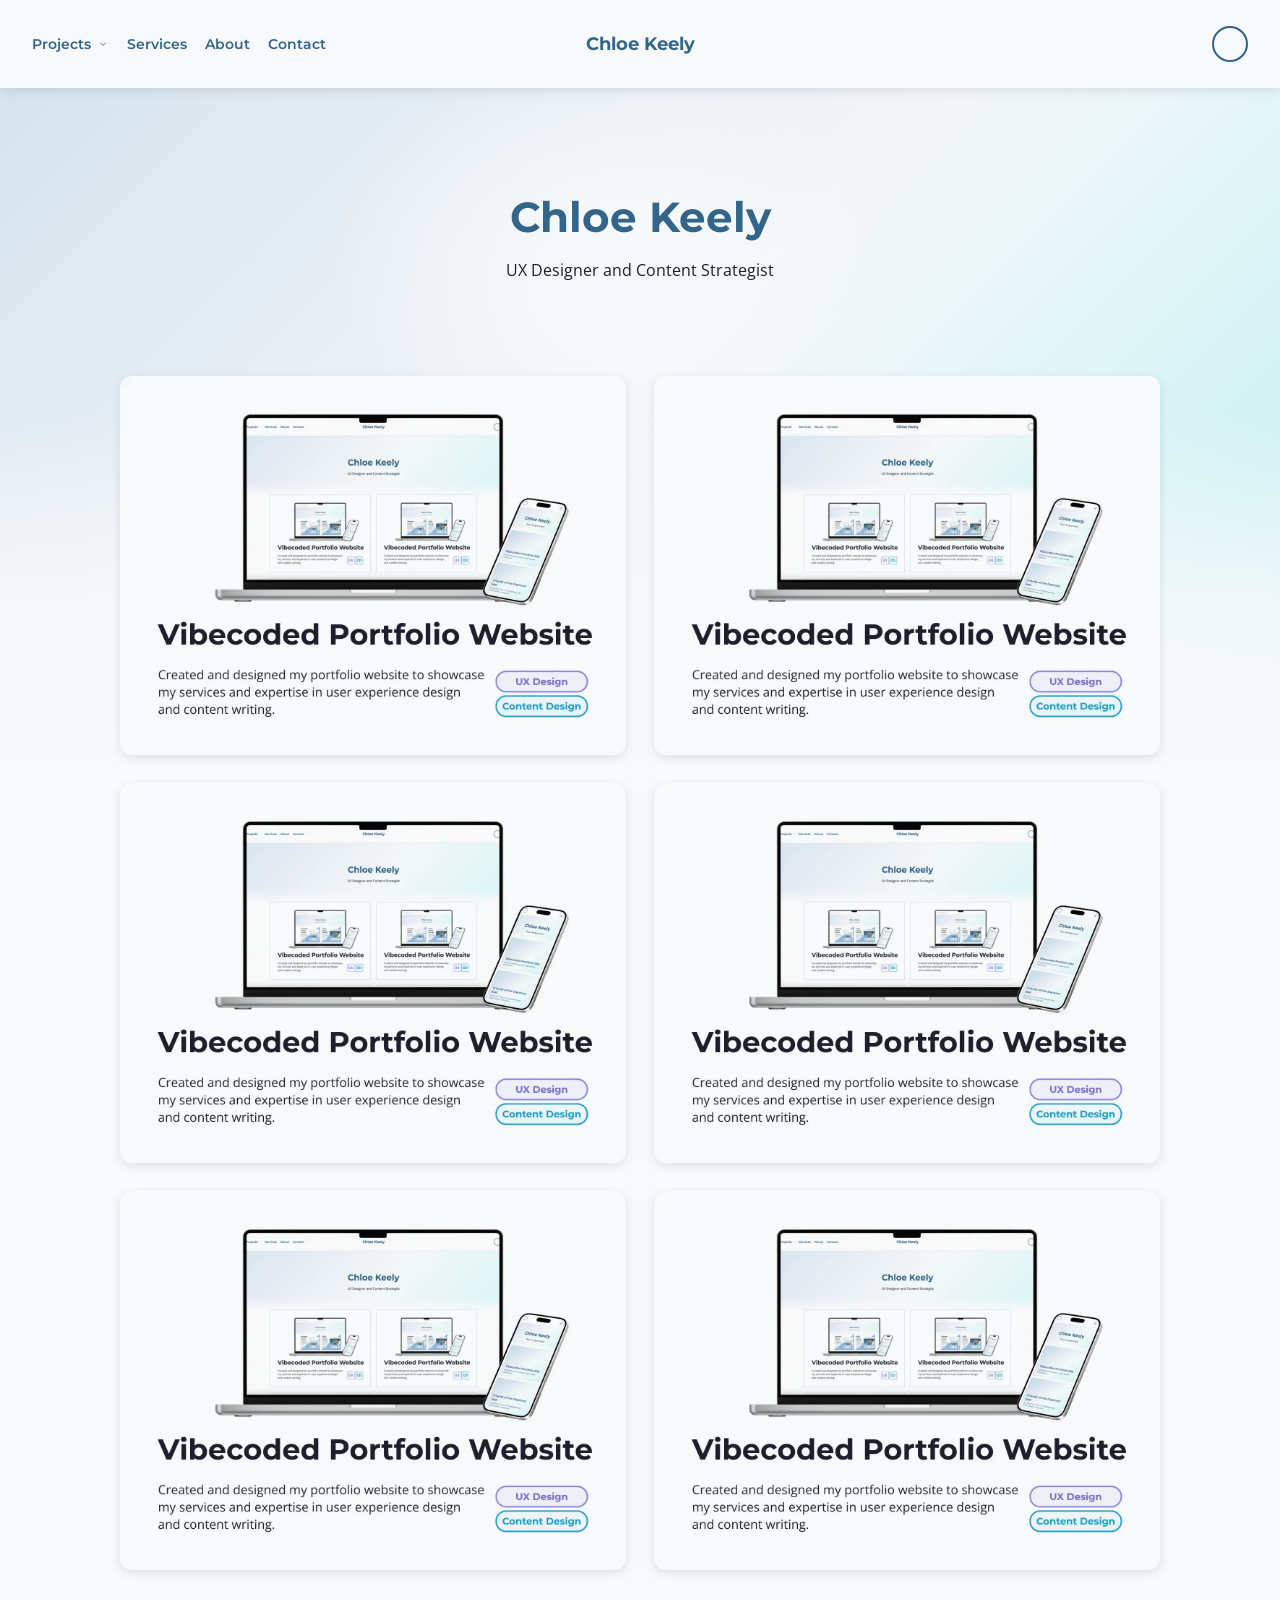
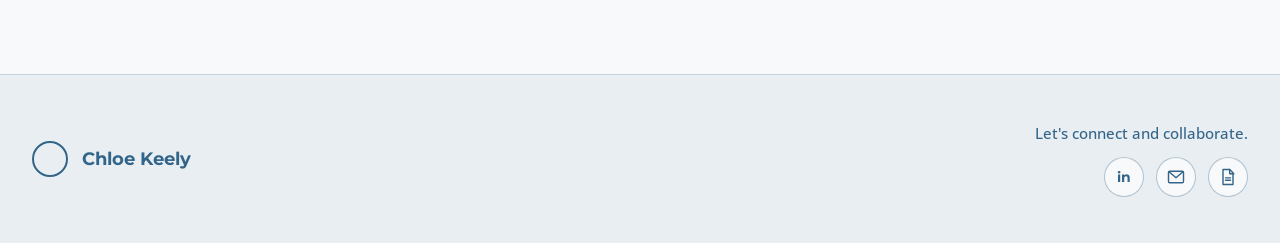
<file: index.html>
<!DOCTYPE html>
<html lang="en">
	<head>
		<meta charset="UTF-8">
		<meta name="viewport" content="width=device-width, initial-scale=1.0">
		<title>Chloe Keely | Portfolio</title>
		<link rel="preconnect" href="https://fonts.googleapis.com">
		<link rel="preconnect" href="https://fonts.gstatic.com" crossorigin>
		<link href="https://fonts.googleapis.com/css2?family=Montserrat:wght@600;700&family=Open+Sans:wght@400;500;600;700&display=swap" rel="stylesheet">
		<link rel="stylesheet" href="./style.css">
	</head>
	<body class="home-page">
		<a class="skip-link" href="#main-content">Skip to main content</a>
		<header class="site-header">
			<nav class="site-nav" aria-label="Main navigation">
				<ul class="nav-links" id="main-menu">
					<li class="nav-item nav-item--dropdown">
						<a class="nav-dropdown-toggle" href="./index.html#projects">Projects<svg viewBox="0 0 24 24" aria-hidden="true" focusable="false"><path d="m7 10 5 5 5-5"></path></svg></a>
						<ul class="dropdown-menu" id="projects-menu">
							<li><a href="./portfolio-website.html#portfolio-website">Vibecoded Portfolio Site</a></li>
							<li><a href="./friends-of-the-elephant-seal.html#friends-of-the-elephant-seal">Friends of the Elephant Seal</a></li>
							<li><a href="./meetthecreek.html#meet-the-creek">Meet the Creek</a></li>
							<li><a class="all-projects-link" href="#projects">All projects<svg viewBox="0 0 24 24" aria-hidden="true" focusable="false"><path d="M5 12h14m-6-6 6 6-6 6"></path></svg></a></li>
						</ul>
					</li>
					<li class="nav-item"><a href="./services.html">Services</a></li>
					<li><a href="./about.html">About</a></li>
					<li><a href="./contact.html">Contact</a></li>
				</ul>

				<a class="site-name" href="#home">Chloe Keely</a>

				<span class="nav-icon-placeholder" aria-hidden="true"></span>
				<button class="mobile-menu-toggle" type="button" aria-label="Open menu" aria-expanded="false" aria-controls="main-menu" data-mobile-menu-toggle>
					<svg viewBox="0 0 24 24" aria-hidden="true" focusable="false"><path d="M4 6h16M4 12h16M4 18h16"></path></svg>
				</button>
			</nav>
		</header>

		<main id="main-content">
			<section class="hero" id="home" aria-labelledby="hero-title">
				<h1 id="hero-title">Chloe Keely</h1>
				<p class="hero-subtitle">UX Designer and Content Strategist</p>
			</section>

			<section class="portfolio" id="projects" aria-label="Selected projects">
				<article class="project-card">
					<a class="project-card-link" href="./portfolio-website.html#portfolio-website">
						<img class="project-image" src="./Media/Optimized/Vibecoded%20Portfolio%20Site.webp" alt="Overview of my vibecoded portfolio project. Includes desktop and mobile previews of the portfolio, and also includes icons for GitHub, Microsoft Copilot, VS Code, Google Gemini, and Markdown." loading="lazy" decoding="async">
						<div class="project-description">
								<h2>Vibecoded Portfolio Site</h2>
							<p>Created and designed my portfolio website to showcase my services and expertise in user experience design and content writing.</p>
						</div>
					</a>
				</article>
				<article class="project-card">
					<a class="project-card-link" href="./friends-of-the-elephant-seal.html#friends-of-the-elephant-seal">
						<img class="project-image" src="./Media/Optimized/Vibecoded%20Portfolio%20Site.webp" alt="Overview of my Friends of the Elephant Seal project. Includes desktop and mobile previews of their website, and also includes icons for Figma, Google Analytics, WordPress, and Google Slides." loading="lazy" decoding="async">
						<div class="project-description">
							<h2>Friends of the Elephant Seal</h2>
							<p>Implemented strategic site revisions based on user-experience research and Google Analytics data. Partnered with nonprofit Friends of the Elephant Seal.</p>
						</div>
					</a>
				</article>
				<article class="project-card">
					<a class="project-card-link" href="./meetthecreek.html#meet-the-creek">
						<img class="project-image" src="./Media/Optimized/Vibecoded%20Portfolio%20Site.webp" alt="Overview of my Meet the Creek project. Includes a picture of signage that I designed, and also includes icons for Figma and Tobii Pro Eye Tracker." loading="lazy" decoding="async">
						<div class="project-description">
							<h2>Meet the Creek</h2>
							<p>Designed an educational game with augmented-reality features to promote environmental stewardship. Partnered with nonprofit Creek Lands Conservation.</p>
						</div>
					</a>
				</article>
				<article class="project-card">
					<a class="project-card-link" href="./splunk-cisco.html#splunk-cisco">
						<img class="project-image" src="./Media/Optimized/Vibecoded%20Portfolio%20Site.webp" alt="Splunk / Cisco project image" loading="lazy" decoding="async">
						<div class="project-description">
							<h2>Splunk / Cisco</h2>
							<p>A project involving Splunk and Cisco. Project details coming soon.</p>
						</div>
					</a>
				</article>
				<article class="project-card">
					<a class="project-card-link" href="./cal-poly-honors-program.html#cal-poly-honors-program">
						<img class="project-image" src="./Media/Optimized/Vibecoded%20Portfolio%20Site.webp" alt="Cal Poly Honors Program project image" loading="lazy" decoding="async">
						<div class="project-description">
							<h2>Cal Poly Honors Program</h2>
							<p>A project for the Cal Poly Honors Program. Project details coming soon.</p>
						</div>
					</a>
				</article>
				<article class="project-card">
					<img class="project-image" src="./Media/Optimized/Vibecoded%20Portfolio%20Site.webp" alt="Project placeholder image" loading="lazy" decoding="async">
					<div class="project-description">
						<h2>Project Placeholder</h2>
						<p>[Add a short description of this project.]</p>
					</div>
				</article>
			</section>
		</main>

		<footer class="site-footer">
			<div class="footer-inner">
				<div class="footer-brand">
					<span class="nav-icon-placeholder" aria-hidden="true"></span>
					<span class="footer-name">Chloe Keely</span>
				</div>
				<div class="footer-contact">
					<p>Let's connect and collaborate.</p>
					<div class="footer-icons" role="group" aria-label="Contact icon placeholders">
						<span class="footer-icon-placeholder" role="img" aria-label="LinkedIn icon placeholder"><span aria-hidden="true">in</span></span>
						<span class="footer-icon-placeholder" role="img" aria-label="Email icon placeholder">
							<svg viewBox="0 0 24 24" aria-hidden="true" focusable="false">
								<rect x="3" y="5" width="18" height="14" rx="1.5"></rect>
								<path d="m4 6 8 7 8-7"></path>
							</svg>
						</span>
						<span class="footer-icon-placeholder" role="img" aria-label="Resume PDF icon placeholder">
							<svg viewBox="0 0 24 24" aria-hidden="true" focusable="false">
								<path d="M6 3h8l4 4v14H6z"></path>
								<path d="M14 3v5h5M9 13h6M9 16h6"></path>
							</svg>
						</span>
					</div>
				</div>
			</div>
		</footer>
		<script src="./script.js" defer></script>
	</body>
</html>
</file>
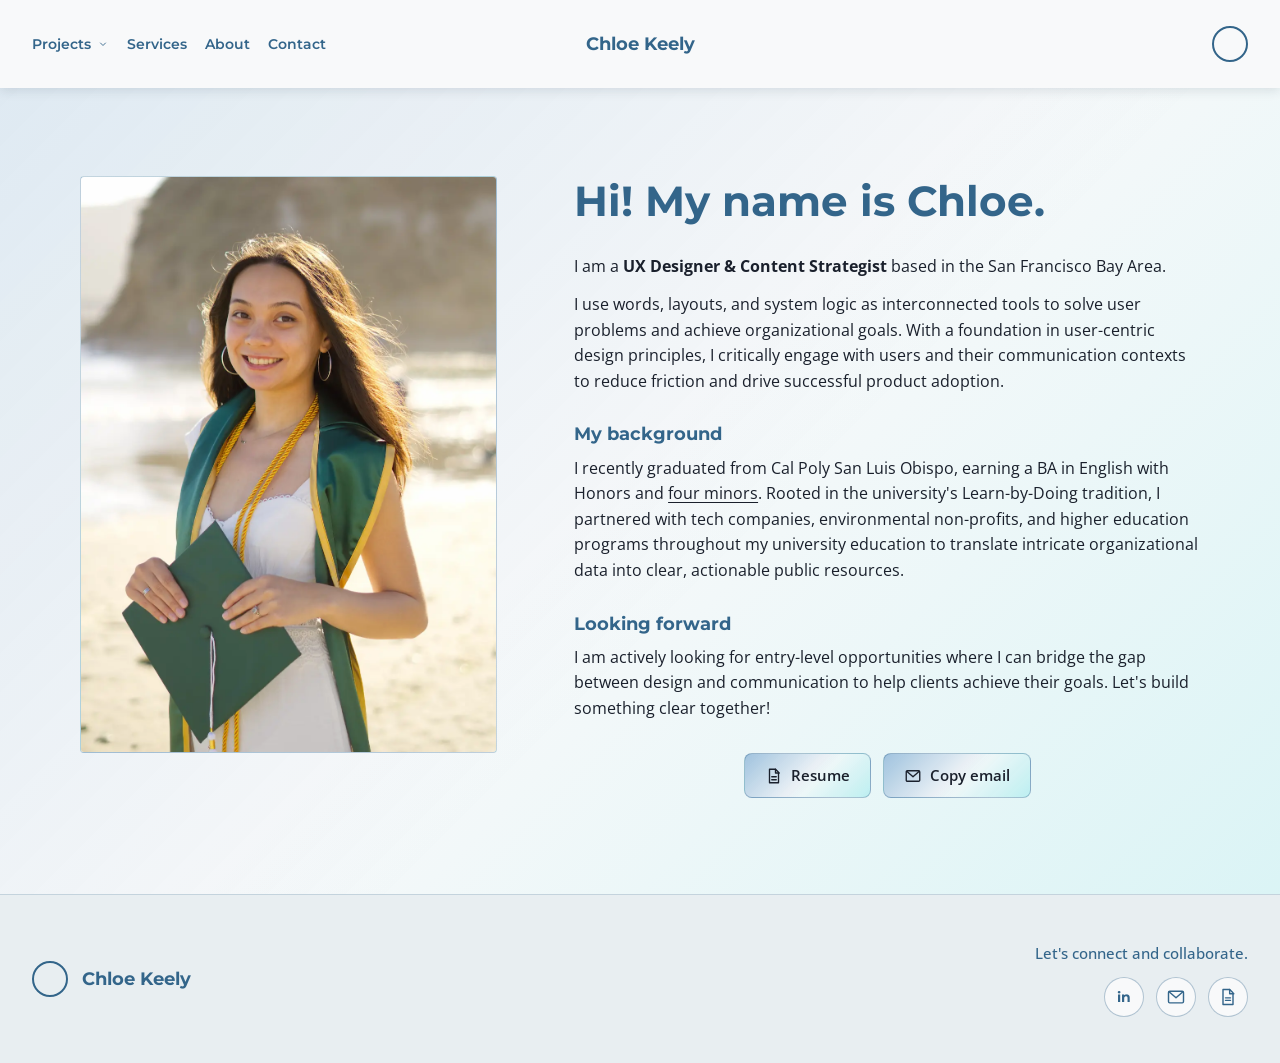
<file: about.html>
<!DOCTYPE html>
<html lang="en">
	<head>
		<meta charset="UTF-8">
		<meta name="viewport" content="width=device-width, initial-scale=1.0">
		<title>About | Chloe Keely</title>
		<link rel="preconnect" href="https://fonts.googleapis.com">
		<link rel="preconnect" href="https://fonts.gstatic.com" crossorigin>
		<link href="https://fonts.googleapis.com/css2?family=Montserrat:wght@600;700&family=Open+Sans:wght@400;500;600;700&display=swap" rel="stylesheet">
		<link rel="stylesheet" href="./style.css">
	</head>
	<body>
		<a class="skip-link" href="#main-content">Skip to main content</a>
		<header class="site-header">
			<nav class="site-nav" aria-label="Main navigation">
				<ul class="nav-links" id="main-menu">
					<li class="nav-item nav-item--dropdown">
						<a class="nav-dropdown-toggle" href="./index.html#projects">Projects<svg viewBox="0 0 24 24" aria-hidden="true" focusable="false"><path d="m7 10 5 5 5-5"></path></svg></a>
						<ul class="dropdown-menu" id="projects-menu">
							<li><a href="./portfolio-website.html#portfolio-website">Vibecoded Portfolio Site</a></li>
							<li><a href="./friends-of-the-elephant-seal.html#friends-of-the-elephant-seal">Friends of the Elephant Seal</a></li>
							<li><a href="./meetthecreek.html#meet-the-creek">Meet the Creek</a></li>
							<li><a class="all-projects-link" href="./index.html#projects">All projects<svg viewBox="0 0 24 24" aria-hidden="true" focusable="false"><path d="M5 12h14m-6-6 6 6-6 6"></path></svg></a></li>
						</ul>
					</li>
					<li class="nav-item"><a href="./services.html">Services</a></li>
					<li><a href="./about.html">About</a></li>
					<li><a href="./contact.html">Contact</a></li>
				</ul>
				<a class="site-name" href="./index.html#home">Chloe Keely</a>
				<span class="nav-icon-placeholder" aria-hidden="true"></span>
				<button class="mobile-menu-toggle" type="button" aria-label="Open menu" aria-expanded="false" aria-controls="main-menu" data-mobile-menu-toggle>
					<svg viewBox="0 0 24 24" aria-hidden="true" focusable="false"><path d="M4 6h16M4 12h16M4 18h16"></path></svg>
				</button>
			</nav>
		</header>

		<main id="main-content" class="about-page">
			<section class="about-layout" id="about" aria-labelledby="about-title">
				<div class="about-portrait">
					<img src="./Media/Optimized/Chloe_Keely_Headshot.webp" alt="Picture of me (Chloe Keely). I am wearing a white dress, a green graduation stole, and gold graduation cords. I am holding a green graduation cap in my hands." width="800" height="1106">
				</div>
				<div class="about-copy">
					<h1 id="about-title">Hi! My name is Chloe.</h1>
					<section class="about-block">
						<p>I am a <strong>UX Designer & Content Strategist</strong> based in the San Francisco Bay Area.</p>
						<p>I use words, layouts, and system logic as interconnected tools to solve user problems and achieve organizational goals. With a foundation in user-centric design principles, I critically engage with users and their communication contexts to reduce friction and drive successful product adoption.</p>
					</section>
					<section class="about-block">
						<h2>My background</h2>
						<p>I recently graduated from Cal Poly San Luis Obispo, earning a BA in English with Honors and <span class="minor-tooltip" data-minor-tooltip><button class="minor-tooltip-trigger" type="button" aria-expanded="false" aria-controls="minor-tooltip-list" aria-describedby="minor-tooltip-list">four minors</button><span class="minor-tooltip-panel" id="minor-tooltip-list" role="tooltip" hidden><span role="list"><span role="listitem">Technical and Professional Communication</span><span role="listitem">Linguistics</span><span role="listitem">Teaching English to Speakers of Other Languages</span><span role="listitem">Ethnic Studies</span></span></span></span>. Rooted in the university's Learn-by-Doing tradition, I partnered with tech companies, environmental non-profits, and higher education programs throughout my university education to translate intricate organizational data into clear, actionable public resources.</p>
					</section>
					<section class="about-block">
						<h2>Looking forward</h2>
						<p>I am actively looking for entry-level opportunities where I can bridge the gap between design and communication to help clients achieve their goals. Let's build something clear together!</p>
					</section>
					<div class="about-actions">
						<button class="about-action about-action--resume" type="button" disabled aria-label="Resume, PDF coming soon" title="Resume PDF coming soon"><svg viewBox="0 0 24 24" aria-hidden="true" focusable="false"><path d="M6 3h8l4 4v14H6z"></path><path d="M14 3v5h5M9 13h6M9 17h6"></path></svg><span>Resume</span></button>
						<button class="about-action about-action--copy" type="button" data-copy-email><svg viewBox="0 0 24 24" aria-hidden="true" focusable="false"><rect x="3" y="5" width="18" height="14" rx="1.5"></rect><path d="m4 6 8 7 8-7"></path></svg><span>Copy email</span></button>
					</div>
				</div>
			</section>
		</main>

		<div class="email-toast" id="email-copy-toast" role="status" aria-live="polite" aria-atomic="true" hidden>
			<svg class="email-toast-icon" viewBox="0 0 24 24" aria-hidden="true" focusable="false"><circle cx="12" cy="12" r="10"></circle><path d="m7.5 12.5 3 3 6-7"></path></svg>
			<span>Email copied to clipboard.</span>
		</div>

		<footer class="site-footer">
			<div class="footer-inner">
				<div class="footer-brand">
					<span class="nav-icon-placeholder" aria-hidden="true"></span>
					<span class="footer-name">Chloe Keely</span>
				</div>
				<div class="footer-contact">
					<p>Let's connect and collaborate.</p>
					<div class="footer-icons" role="group" aria-label="Contact icon placeholders">
						<span class="footer-icon-placeholder" role="img" aria-label="LinkedIn icon placeholder"><span aria-hidden="true">in</span></span>
						<span class="footer-icon-placeholder" role="img" aria-label="Email icon placeholder">
							<svg viewBox="0 0 24 24" aria-hidden="true" focusable="false">
								<rect x="3" y="5" width="18" height="14" rx="1.5"></rect>
								<path d="m4 6 8 7 8-7"></path>
							</svg>
						</span>
						<span class="footer-icon-placeholder" role="img" aria-label="Resume PDF icon placeholder">
							<svg viewBox="0 0 24 24" aria-hidden="true" focusable="false">
								<path d="M6 3h8l4 4v14H6z"></path>
								<path d="M14 3v5h5M9 13h6M9 16h6"></path>
							</svg>
						</span>
					</div>
				</div>
			</div>
		</footer>
		<script src="./script.js" defer></script>
	</body>
</html>
</file>
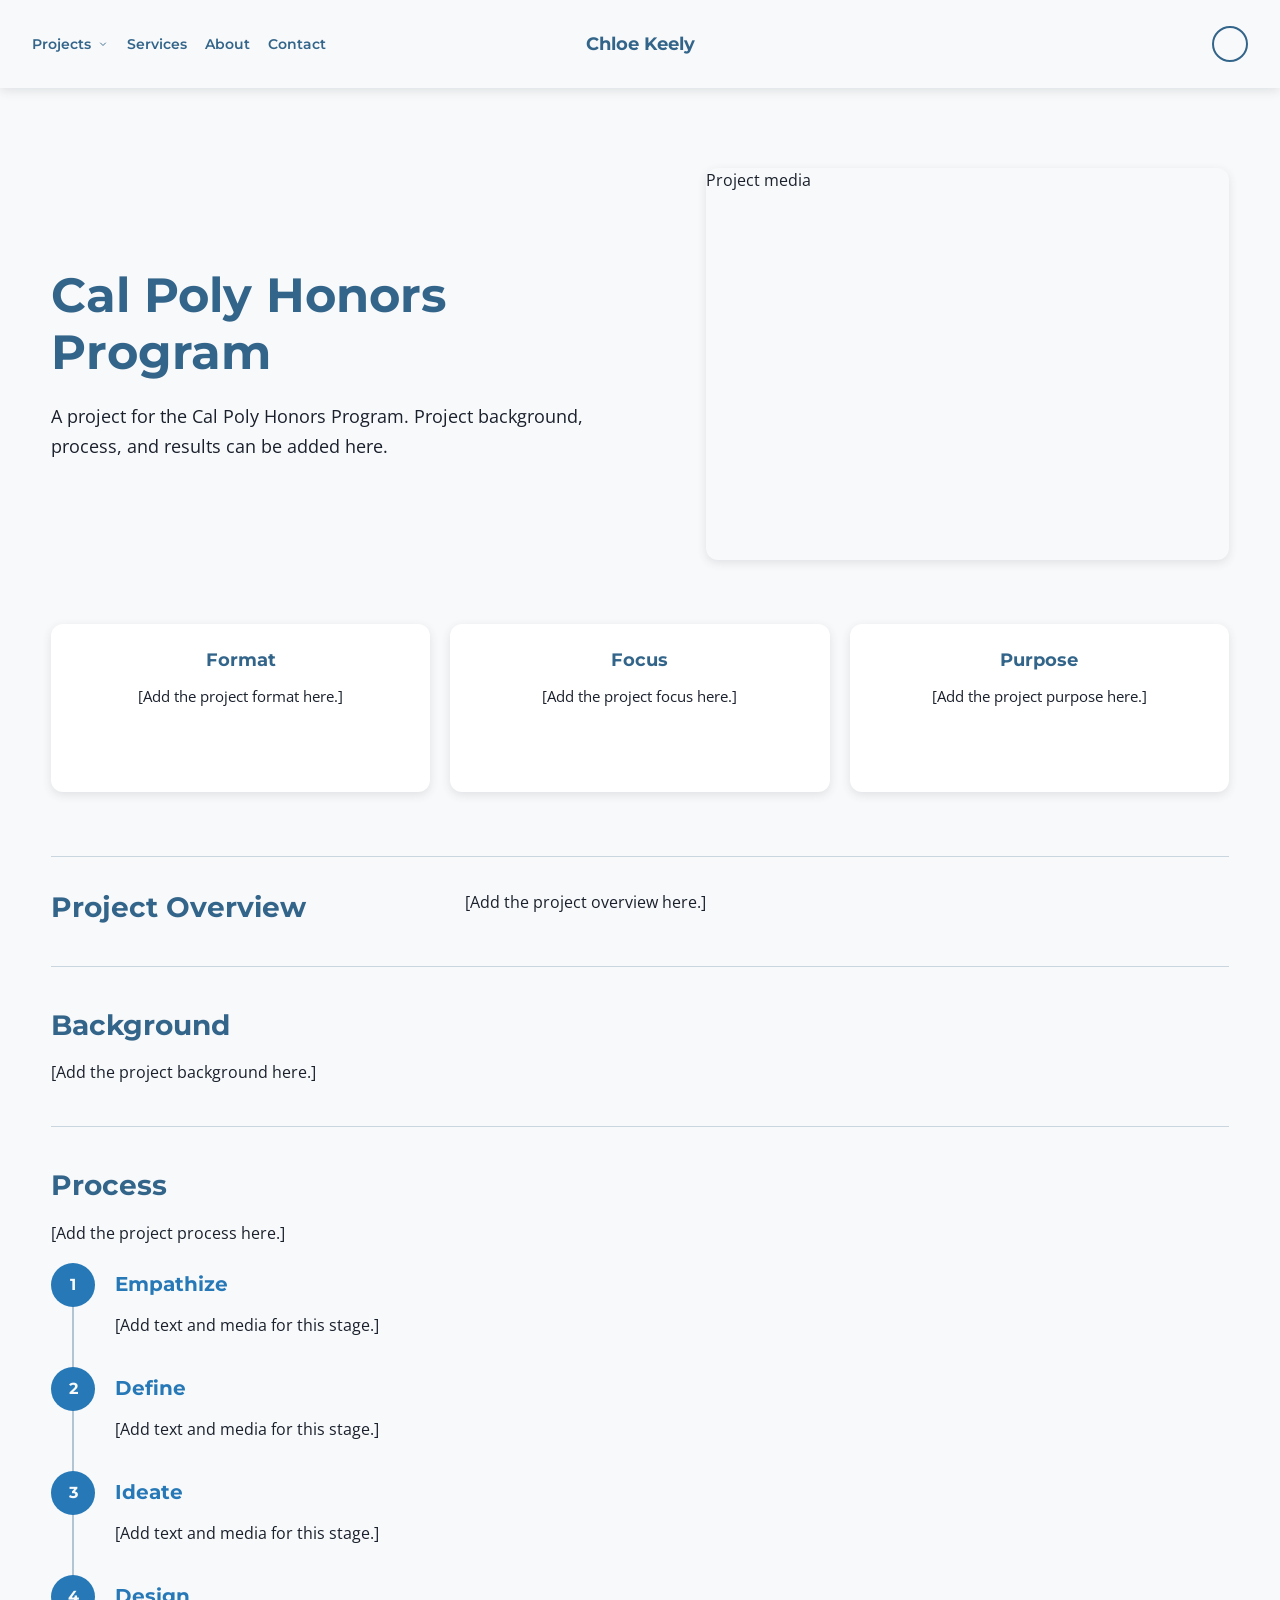
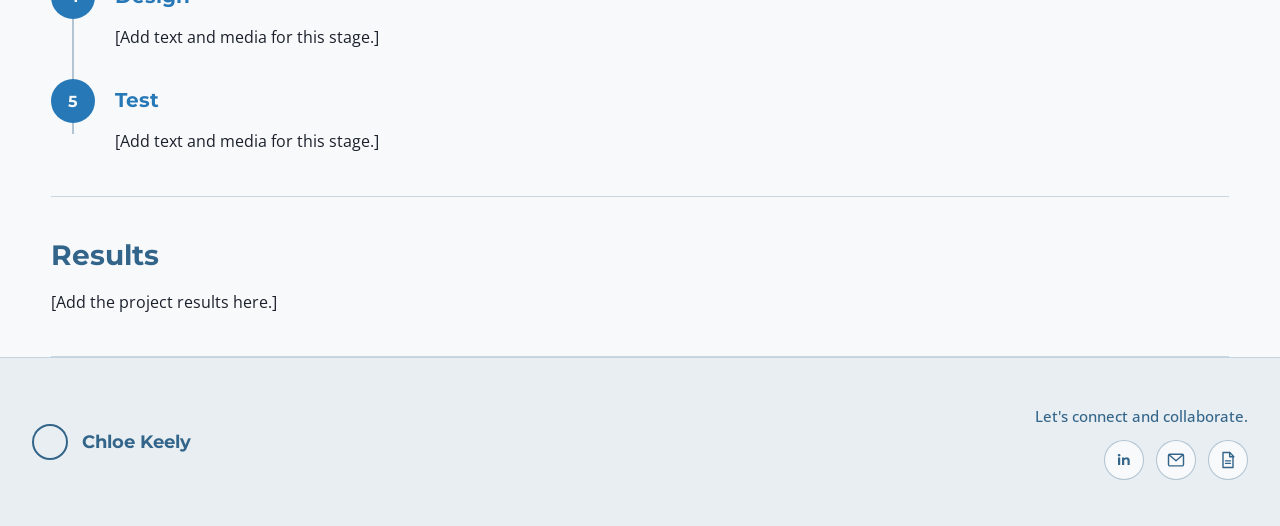
<file: cal-poly-honors-program.html>
<!DOCTYPE html>
<html lang="en">
	<head>
		<meta charset="UTF-8">
		<meta name="viewport" content="width=device-width, initial-scale=1.0">
		<title>Cal Poly Honors Program | Chloe Keely</title>
		<link rel="preconnect" href="https://fonts.googleapis.com">
		<link rel="preconnect" href="https://fonts.gstatic.com" crossorigin>
		<link href="https://fonts.googleapis.com/css2?family=Montserrat:wght@600;700&family=Open+Sans:wght@400;500;600;700&display=swap" rel="stylesheet">
		<link rel="stylesheet" href="./style.css">
	</head>
	<body>
		<a class="skip-link" href="#main-content">Skip to main content</a>
		<header class="site-header">
			<nav class="site-nav" aria-label="Main navigation">
				<ul class="nav-links" id="main-menu">
					<li class="nav-item nav-item--dropdown">
						<a class="nav-dropdown-toggle" href="./index.html#projects">Projects<svg viewBox="0 0 24 24" aria-hidden="true" focusable="false"><path d="m7 10 5 5 5-5"></path></svg></a>
						<ul class="dropdown-menu" id="projects-menu">
							<li><a href="./portfolio-website.html#portfolio-website">Vibecoded Portfolio Site</a></li>
							<li><a href="./friends-of-the-elephant-seal.html#friends-of-the-elephant-seal">Friends of the Elephant Seal</a></li>
							<li><a href="./meetthecreek.html#meet-the-creek">Meet the Creek</a></li>
							<li><a class="all-projects-link" href="./index.html#projects">All projects<svg viewBox="0 0 24 24" aria-hidden="true" focusable="false"><path d="M5 12h14m-6-6 6 6-6 6"></path></svg></a></li>
						</ul>
					</li>
					<li class="nav-item"><a href="./services.html">Services</a></li>
					<li><a href="./about.html">About</a></li>
					<li><a href="./contact.html">Contact</a></li>
				</ul>
				<a class="site-name" href="./index.html#home">Chloe Keely</a>
				<span class="nav-icon-placeholder" aria-hidden="true"></span>
				<button class="mobile-menu-toggle" type="button" aria-label="Open menu" aria-expanded="false" aria-controls="main-menu" data-mobile-menu-toggle>
					<svg viewBox="0 0 24 24" aria-hidden="true" focusable="false"><path d="M4 6h16M4 12h16M4 18h16"></path></svg>
				</button>
			</nav>
		</header>
		<main id="main-content" class="project-page">
			<section class="project-hero" id="cal-poly-honors-program" aria-labelledby="project-title">
				<div class="project-hero-copy">
					<h1 id="project-title">Cal Poly Honors Program</h1>
					<p>A project for the Cal Poly Honors Program. Project background, process, and results can be added here.</p>
				</div>
				<div class="project-hero-media" role="img" aria-label="Cal Poly Honors Program project media placeholder">
					<span aria-hidden="true">Project media</span>
				</div>
			</section>
			<section class="project-facts" aria-label="Project highlights">
				<article class="project-fact"><h2>Format</h2><p>[Add the project format here.]</p></article>
				<article class="project-fact"><h2>Focus</h2><p>[Add the project focus here.]</p></article>
				<article class="project-fact"><h2>Purpose</h2><p>[Add the project purpose here.]</p></article>
			</section>
			<section class="project-overview" aria-labelledby="overview-title">
				<h2 id="overview-title">Project Overview</h2>
				<p>[Add the project overview here.]</p>
			</section>
			<section class="project-copy-section project-detail-section project-background" aria-labelledby="background-title">
				<h2 id="background-title">Background</h2>
				<p>[Add the project background here.]</p>
			</section>
			<section class="project-copy-section project-detail-section project-process" aria-labelledby="process-title">
				<h2 id="process-title">Process</h2>
				<p>[Add the project process here.]</p>
				<ol class="project-timeline" aria-label="Project timeline">
					<li class="timeline-stage"><span class="timeline-number" aria-hidden="true">1</span><article class="timeline-entry"><h3>Empathize</h3><div class="timeline-details"><p>[Add text and media for this stage.]</p></div></article></li>
					<li class="timeline-stage"><span class="timeline-number" aria-hidden="true">2</span><article class="timeline-entry"><h3>Define</h3><div class="timeline-details"><p>[Add text and media for this stage.]</p></div></article></li>
					<li class="timeline-stage"><span class="timeline-number" aria-hidden="true">3</span><article class="timeline-entry"><h3>Ideate</h3><div class="timeline-details"><p>[Add text and media for this stage.]</p></div></article></li>
					<li class="timeline-stage"><span class="timeline-number" aria-hidden="true">4</span><article class="timeline-entry"><h3>Design</h3><div class="timeline-details"><p>[Add text and media for this stage.]</p></div></article></li>
					<li class="timeline-stage"><span class="timeline-number" aria-hidden="true">5</span><article class="timeline-entry"><h3>Test</h3><div class="timeline-details"><p>[Add text and media for this stage.]</p></div></article></li>
				</ol>
			</section>
			<section class="project-copy-section project-detail-section project-results" aria-labelledby="results-title">
				<h2 id="results-title">Results</h2>
				<p>[Add the project results here.]</p>
			</section>
		</main>
		<footer class="site-footer">
			<div class="footer-inner">
				<div class="footer-brand"><span class="nav-icon-placeholder" aria-hidden="true"></span><span class="footer-name">Chloe Keely</span></div>
				<div class="footer-contact">
					<p>Let's connect and collaborate.</p>
					<div class="footer-icons" role="group" aria-label="Contact icon placeholders">
						<span class="footer-icon-placeholder" role="img" aria-label="LinkedIn icon placeholder"><span aria-hidden="true">in</span></span>
						<span class="footer-icon-placeholder" role="img" aria-label="Email icon placeholder"><svg viewBox="0 0 24 24" aria-hidden="true" focusable="false"><rect x="3" y="5" width="18" height="14" rx="1.5"></rect><path d="m4 6 8 7 8-7"></path></svg></span>
						<span class="footer-icon-placeholder" role="img" aria-label="Resume PDF icon placeholder"><svg viewBox="0 0 24 24" aria-hidden="true" focusable="false"><path d="M6 3h8l4 4v14H6z"></path><path d="M14 3v5h5M9 13h6M9 16h6"></path></svg></span>
					</div>
				</div>
			</div>
		</footer>
		<script src="./script.js" defer></script>
	</body>
</html>
</file>
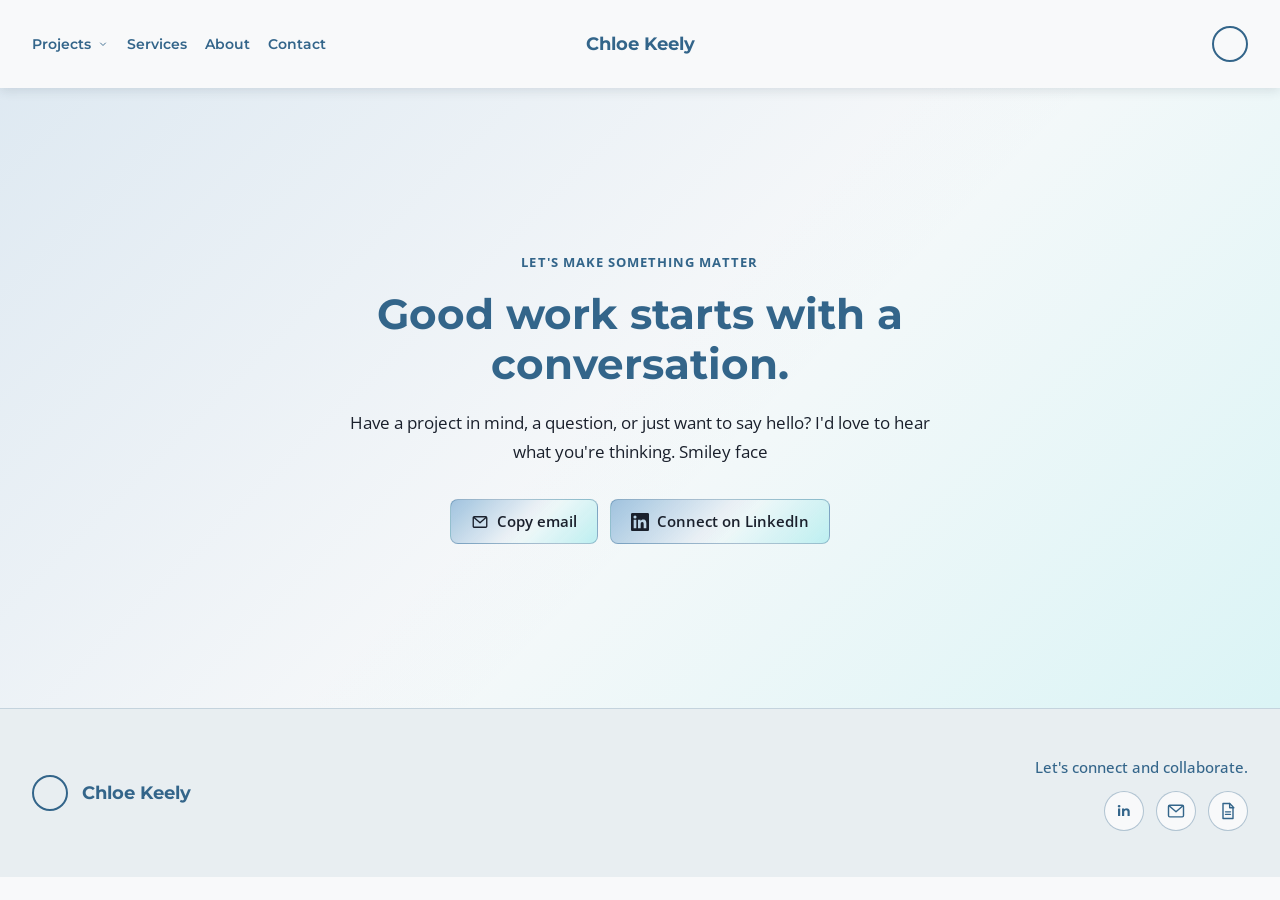
<file: contact.html>
<!DOCTYPE html>
<html lang="en">
	<head>
		<meta charset="UTF-8">
		<meta name="viewport" content="width=device-width, initial-scale=1.0">
		<title>Contact | Chloe Keely</title>
		<link rel="preconnect" href="https://fonts.googleapis.com">
		<link rel="preconnect" href="https://fonts.gstatic.com" crossorigin>
		<link href="https://fonts.googleapis.com/css2?family=Montserrat:wght@600;700&family=Open+Sans:wght@400;500;600;700&display=swap" rel="stylesheet">
		<link rel="stylesheet" href="./style.css">
	</head>
	<body>
		<a class="skip-link" href="#main-content">Skip to main content</a>
		<header class="site-header">
			<nav class="site-nav" aria-label="Main navigation">
				<ul class="nav-links" id="main-menu">
					<li class="nav-item nav-item--dropdown">
						<a class="nav-dropdown-toggle" href="./index.html#projects">Projects<svg viewBox="0 0 24 24" aria-hidden="true" focusable="false"><path d="m7 10 5 5 5-5"></path></svg></a>
						<ul class="dropdown-menu" id="projects-menu">
							<li><a href="./portfolio-website.html#portfolio-website">Vibecoded Portfolio Site</a></li>
							<li><a href="./friends-of-the-elephant-seal.html#friends-of-the-elephant-seal">Friends of the Elephant Seal</a></li>
							<li><a href="./meetthecreek.html#meet-the-creek">Meet the Creek</a></li>
							<li><a class="all-projects-link" href="./index.html#projects">All projects<svg viewBox="0 0 24 24" aria-hidden="true" focusable="false"><path d="M5 12h14m-6-6 6 6-6 6"></path></svg></a></li>
						</ul>
					</li>
					<li class="nav-item"><a href="./services.html">Services</a></li>
					<li><a href="./about.html">About</a></li>
					<li><a href="./contact.html" aria-current="page">Contact</a></li>
				</ul>
				<a class="site-name" href="./index.html#home">Chloe Keely</a>
				<span class="nav-icon-placeholder" aria-hidden="true"></span>
				<button class="mobile-menu-toggle" type="button" aria-label="Open menu" aria-expanded="false" aria-controls="main-menu" data-mobile-menu-toggle>
					<svg viewBox="0 0 24 24" aria-hidden="true" focusable="false"><path d="M4 6h16M4 12h16M4 18h16"></path></svg>
				</button>
			</nav>
		</header>

		<main id="main-content" class="contact-page">
			<section class="contact-content" aria-labelledby="contact-title">
				<p class="contact-eyebrow">LET'S MAKE SOMETHING MATTER</p>
				<h1 id="contact-title">Good work starts with a conversation.</h1>
				<p class="contact-intro">Have a project in mind, a question, or just want to say hello? I'd love to hear what you're thinking. Smiley face</p>
				<div class="contact-actions">
					<button class="about-action about-action--copy" type="button" data-copy-email><svg viewBox="0 0 24 24" aria-hidden="true" focusable="false"><rect x="3" y="5" width="18" height="14" rx="1.5"></rect><path d="m4 6 8 7 8-7"></path></svg><span>Copy email</span></button>
					<a class="about-action about-action--copy" href="https://www.linkedin.com/" target="_blank" rel="noopener noreferrer"><svg class="linkedin-icon" viewBox="0 0 24 24" aria-hidden="true" focusable="false"><path d="M20.45 20.45h-3.56v-5.57c0-1.33-.02-3.04-1.85-3.04-1.85 0-2.14 1.45-2.14 2.94v5.67H9.35V9h3.41v1.56h.05c.48-.9 1.64-1.85 3.37-1.85 3.6 0 4.27 2.37 4.27 5.46v6.28zM5.34 7.43a2.06 2.06 0 1 1 0-4.12 2.06 2.06 0 0 1 0 4.12zM7.12 20.45H3.56V9h3.56v11.45zM22.22 0H1.78C.79 0 0 .77 0 1.73v20.54C0 23.23.79 24 1.78 24h20.44c.98 0 1.78-.77 1.78-1.73V1.73C24 .77 23.2 0 22.22 0z"></path></svg><span>Connect on LinkedIn</span></a>
				</div>
			</section>
		</main>

		<div class="email-toast" id="email-copy-toast" role="status" aria-live="polite" aria-atomic="true" hidden>
			<svg class="email-toast-icon" viewBox="0 0 24 24" aria-hidden="true" focusable="false"><circle cx="12" cy="12" r="10"></circle><path d="m7.5 12.5 3 3 6-7"></path></svg>
			<span>Email copied to clipboard.</span>
		</div>

		<footer class="site-footer">
			<div class="footer-inner">
				<div class="footer-brand">
					<span class="nav-icon-placeholder" aria-hidden="true"></span>
					<span class="footer-name">Chloe Keely</span>
				</div>
				<div class="footer-contact">
					<p>Let's connect and collaborate.</p>
					<div class="footer-icons" role="group" aria-label="Contact icon placeholders">
						<span class="footer-icon-placeholder" role="img" aria-label="LinkedIn icon placeholder"><span aria-hidden="true">in</span></span>
						<span class="footer-icon-placeholder" role="img" aria-label="Email icon placeholder">
							<svg viewBox="0 0 24 24" aria-hidden="true" focusable="false">
								<rect x="3" y="5" width="18" height="14" rx="1.5"></rect>
								<path d="m4 6 8 7 8-7"></path>
							</svg>
						</span>
						<span class="footer-icon-placeholder" role="img" aria-label="Resume PDF icon placeholder">
							<svg viewBox="0 0 24 24" aria-hidden="true" focusable="false">
								<path d="M6 3h8l4 4v14H6z"></path>
								<path d="M14 3v5h5M9 13h6M9 16h6"></path>
							</svg>
						</span>
					</div>
				</div>
			</div>
		</footer>
		<script src="./script.js" defer></script>
	</body>
</html>
</file>
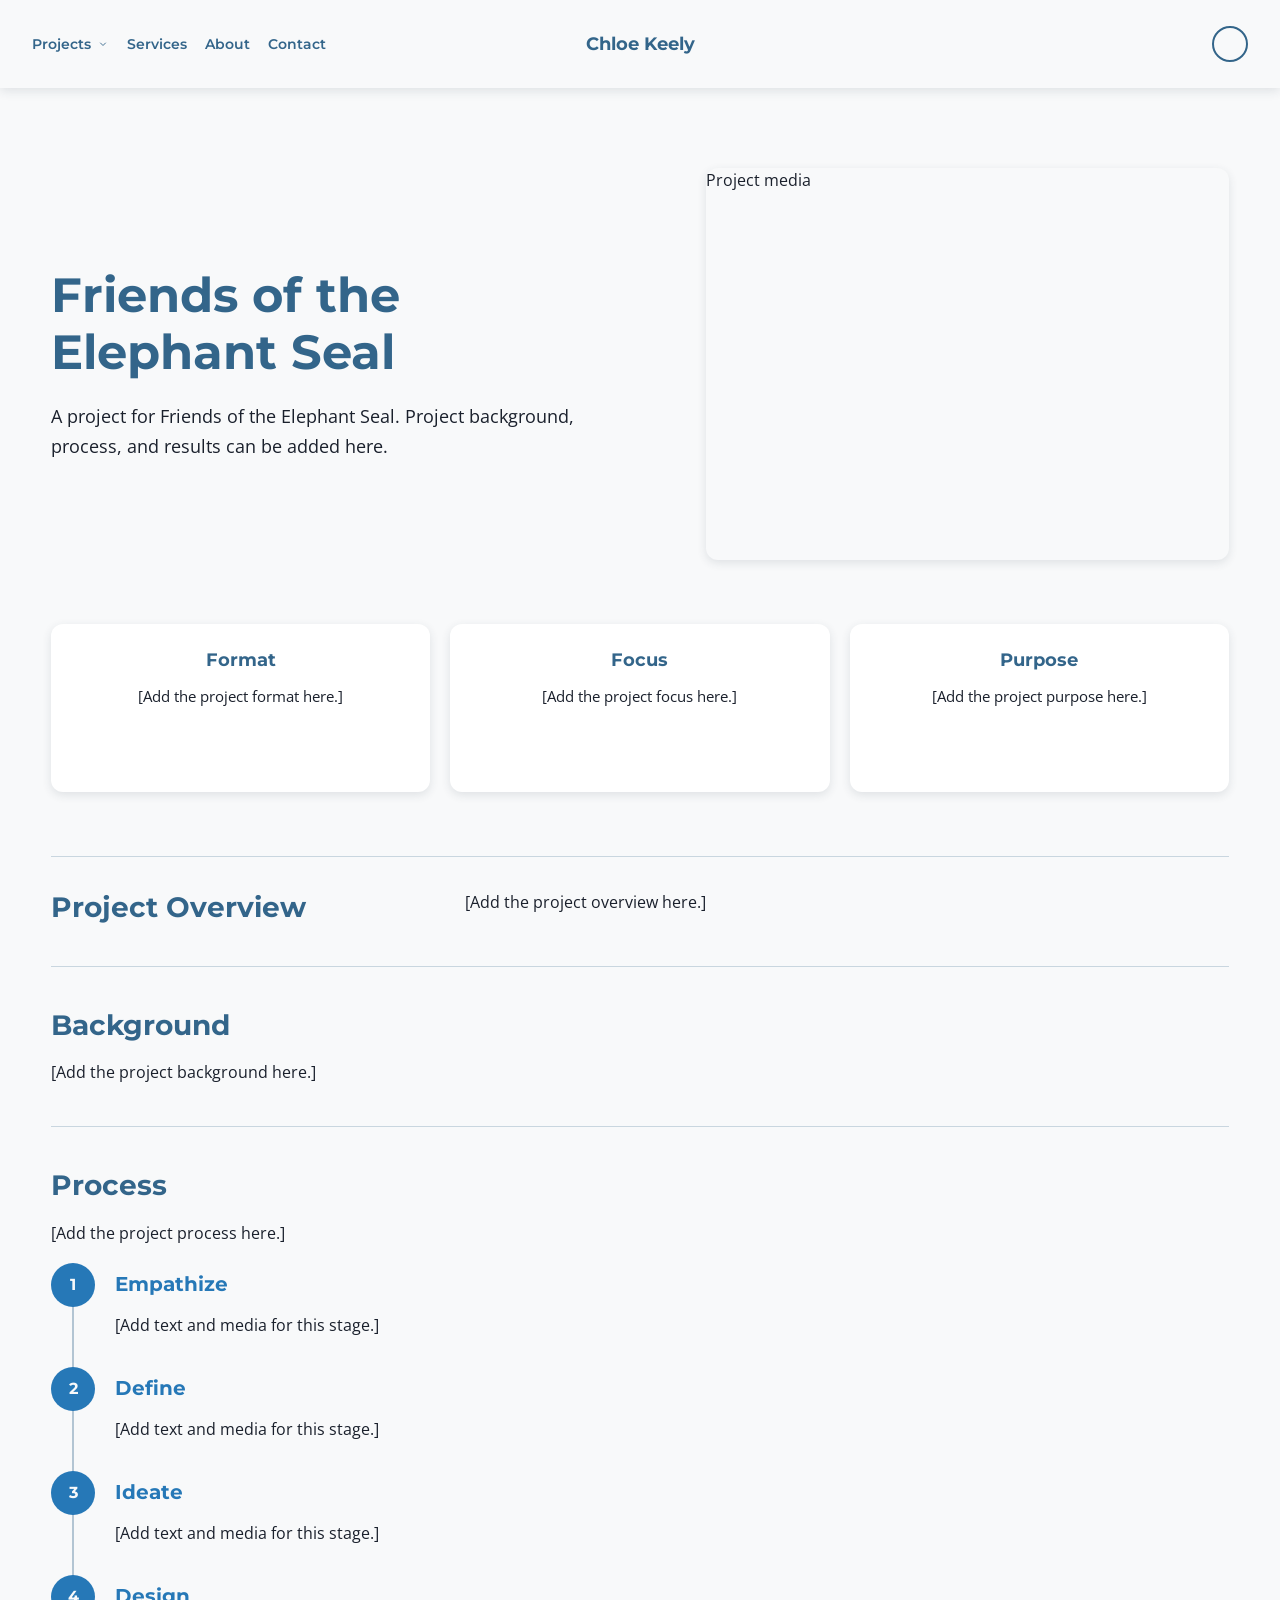
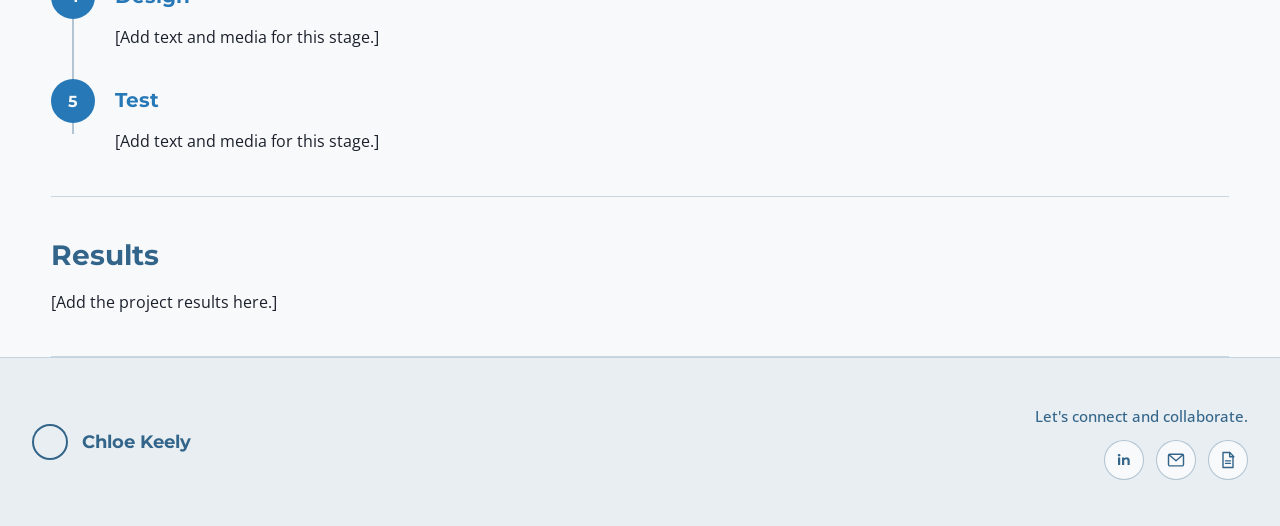
<file: friends-of-the-elephant-seal.html>
<!DOCTYPE html>
<html lang="en">
	<head>
		<meta charset="UTF-8">
		<meta name="viewport" content="width=device-width, initial-scale=1.0">
		<title>Friends of the Elephant Seal | Chloe Keely</title>
		<link rel="preconnect" href="https://fonts.googleapis.com">
		<link rel="preconnect" href="https://fonts.gstatic.com" crossorigin>
		<link href="https://fonts.googleapis.com/css2?family=Montserrat:wght@600;700&family=Open+Sans:wght@400;500;600;700&display=swap" rel="stylesheet">
		<link rel="stylesheet" href="./style.css">
	</head>
	<body>
		<a class="skip-link" href="#main-content">Skip to main content</a>
		<header class="site-header">
			<nav class="site-nav" aria-label="Main navigation">
				<ul class="nav-links" id="main-menu">
					<li class="nav-item nav-item--dropdown">
						<a class="nav-dropdown-toggle" href="./index.html#projects">Projects<svg viewBox="0 0 24 24" aria-hidden="true" focusable="false"><path d="m7 10 5 5 5-5"></path></svg></a>
						<ul class="dropdown-menu" id="projects-menu">
							<li><a href="./portfolio-website.html#portfolio-website">Vibecoded Portfolio Site</a></li>
							<li><a href="./friends-of-the-elephant-seal.html#friends-of-the-elephant-seal">Friends of the Elephant Seal</a></li>
							<li><a href="./meetthecreek.html#meet-the-creek">Meet the Creek</a></li>
							<li><a class="all-projects-link" href="./index.html#projects">All projects<svg viewBox="0 0 24 24" aria-hidden="true" focusable="false"><path d="M5 12h14m-6-6 6 6-6 6"></path></svg></a></li>
						</ul>
					</li>
					<li class="nav-item"><a href="./services.html">Services</a></li>
					<li><a href="./about.html">About</a></li>
					<li><a href="./contact.html">Contact</a></li>
				</ul>
				<a class="site-name" href="./index.html#home">Chloe Keely</a>
				<span class="nav-icon-placeholder" aria-hidden="true"></span>
				<button class="mobile-menu-toggle" type="button" aria-label="Open menu" aria-expanded="false" aria-controls="main-menu" data-mobile-menu-toggle>
					<svg viewBox="0 0 24 24" aria-hidden="true" focusable="false"><path d="M4 6h16M4 12h16M4 18h16"></path></svg>
				</button>
			</nav>
		</header>
		<main id="main-content" class="project-page">
			<section class="project-hero" id="friends-of-the-elephant-seal" aria-labelledby="project-title">
				<div class="project-hero-copy">
					<h1 id="project-title">Friends of the Elephant Seal</h1>
					<p>A project for Friends of the Elephant Seal. Project background, process, and results can be added here.</p>
				</div>
				<div class="project-hero-media" role="img" aria-label="Friends of the Elephant Seal project media placeholder">
					<span aria-hidden="true">Project media</span>
				</div>
			</section>
			<section class="project-facts" aria-label="Project highlights">
				<article class="project-fact"><h2>Format</h2><p>[Add the project format here.]</p></article>
				<article class="project-fact"><h2>Focus</h2><p>[Add the project focus here.]</p></article>
				<article class="project-fact"><h2>Purpose</h2><p>[Add the project purpose here.]</p></article>
			</section>
			<section class="project-overview" aria-labelledby="overview-title">
				<h2 id="overview-title">Project Overview</h2>
				<p>[Add the project overview here.]</p>
			</section>
			<section class="project-copy-section project-detail-section project-background" aria-labelledby="background-title">
				<h2 id="background-title">Background</h2>
				<p>[Add the project background here.]</p>
			</section>
			<section class="project-copy-section project-detail-section project-process" aria-labelledby="process-title">
				<h2 id="process-title">Process</h2>
				<p>[Add the project process here.]</p>
				<ol class="project-timeline" aria-label="Project timeline">
					<li class="timeline-stage"><span class="timeline-number" aria-hidden="true">1</span><article class="timeline-entry"><h3>Empathize</h3><div class="timeline-details"><p>[Add text and media for this stage.]</p></div></article></li>
					<li class="timeline-stage"><span class="timeline-number" aria-hidden="true">2</span><article class="timeline-entry"><h3>Define</h3><div class="timeline-details"><p>[Add text and media for this stage.]</p></div></article></li>
					<li class="timeline-stage"><span class="timeline-number" aria-hidden="true">3</span><article class="timeline-entry"><h3>Ideate</h3><div class="timeline-details"><p>[Add text and media for this stage.]</p></div></article></li>
					<li class="timeline-stage"><span class="timeline-number" aria-hidden="true">4</span><article class="timeline-entry"><h3>Design</h3><div class="timeline-details"><p>[Add text and media for this stage.]</p></div></article></li>
					<li class="timeline-stage"><span class="timeline-number" aria-hidden="true">5</span><article class="timeline-entry"><h3>Test</h3><div class="timeline-details"><p>[Add text and media for this stage.]</p></div></article></li>
				</ol>
			</section>
			<section class="project-copy-section project-detail-section project-results" aria-labelledby="results-title">
				<h2 id="results-title">Results</h2>
				<p>[Add the project results here.]</p>
			</section>
		</main>
		<footer class="site-footer">
			<div class="footer-inner">
				<div class="footer-brand"><span class="nav-icon-placeholder" aria-hidden="true"></span><span class="footer-name">Chloe Keely</span></div>
				<div class="footer-contact">
					<p>Let's connect and collaborate.</p>
					<div class="footer-icons" role="group" aria-label="Contact icon placeholders">
						<span class="footer-icon-placeholder" role="img" aria-label="LinkedIn icon placeholder"><span aria-hidden="true">in</span></span>
						<span class="footer-icon-placeholder" role="img" aria-label="Email icon placeholder"><svg viewBox="0 0 24 24" aria-hidden="true" focusable="false"><rect x="3" y="5" width="18" height="14" rx="1.5"></rect><path d="m4 6 8 7 8-7"></path></svg></span>
						<span class="footer-icon-placeholder" role="img" aria-label="Resume PDF icon placeholder"><svg viewBox="0 0 24 24" aria-hidden="true" focusable="false"><path d="M6 3h8l4 4v14H6z"></path><path d="M14 3v5h5M9 13h6M9 16h6"></path></svg></span>
					</div>
				</div>
			</div>
		</footer>
		<script src="./script.js" defer></script>
	</body>
</html>
</file>
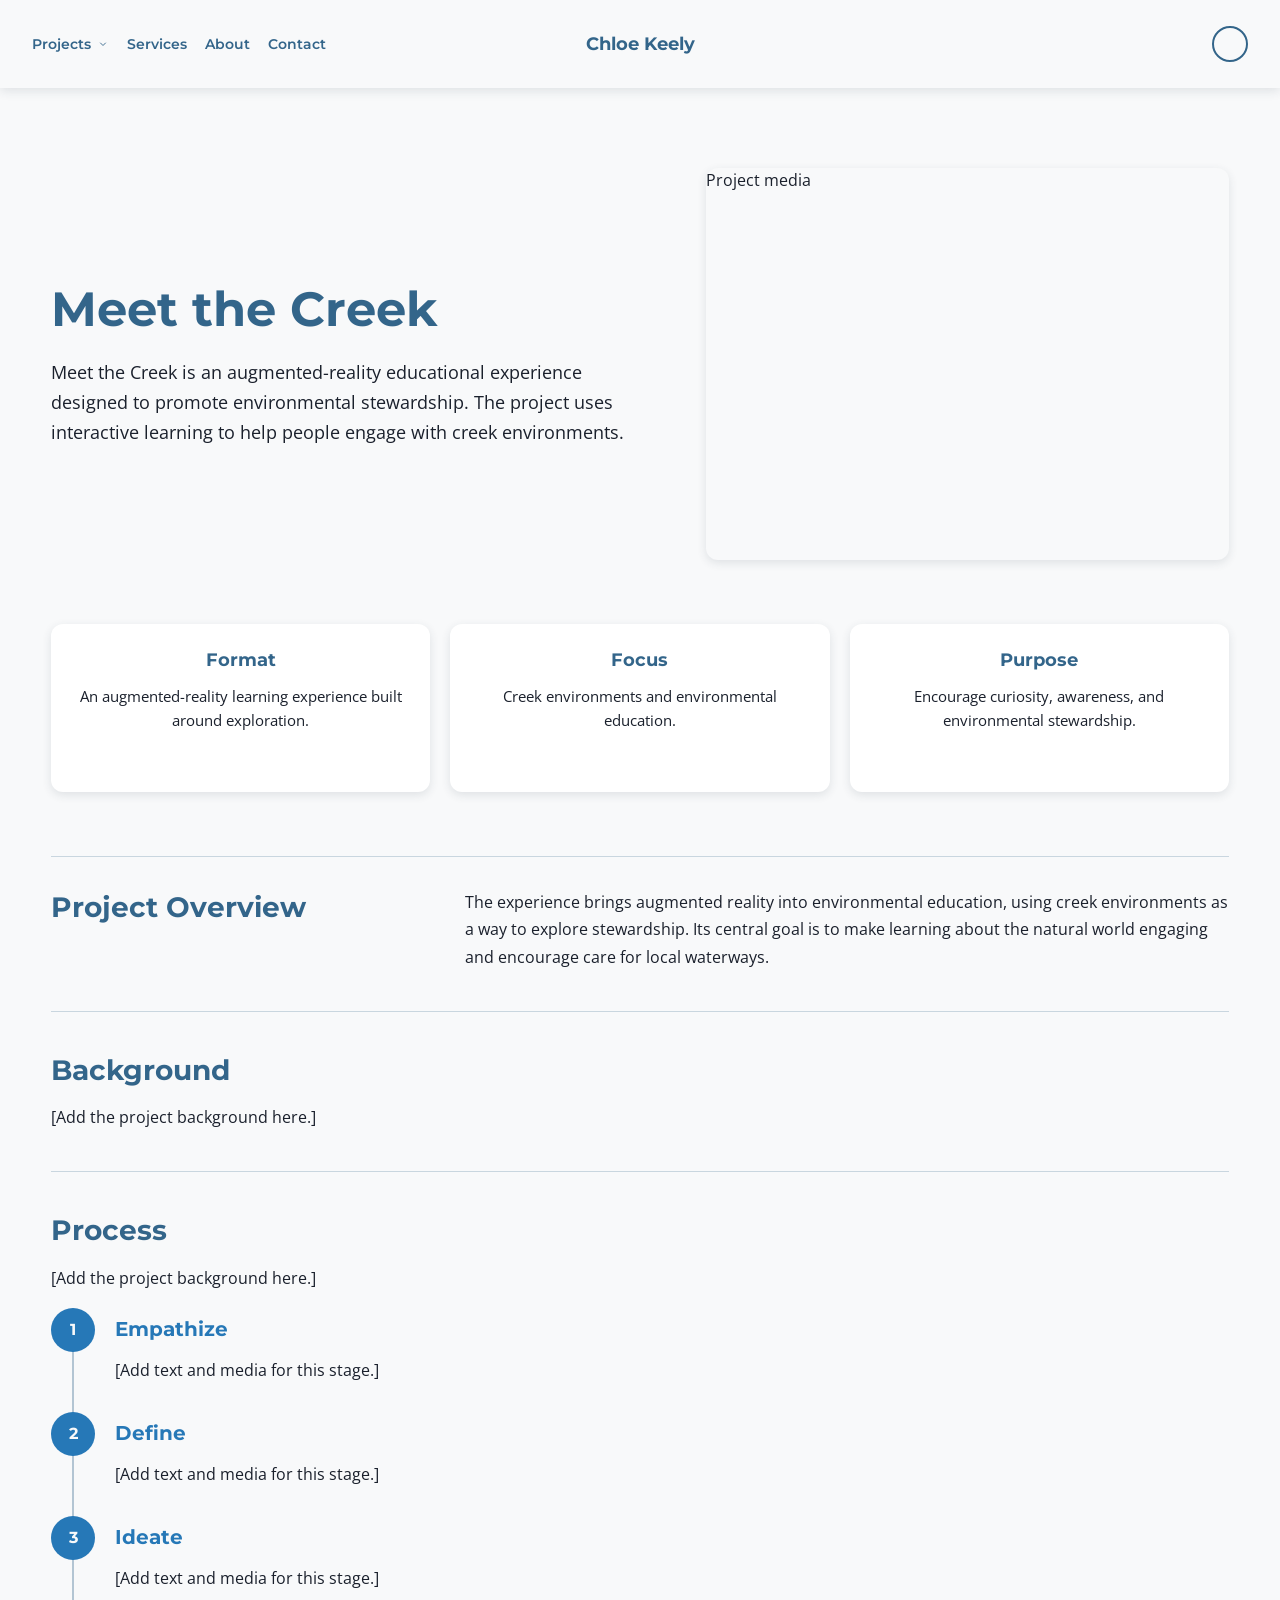
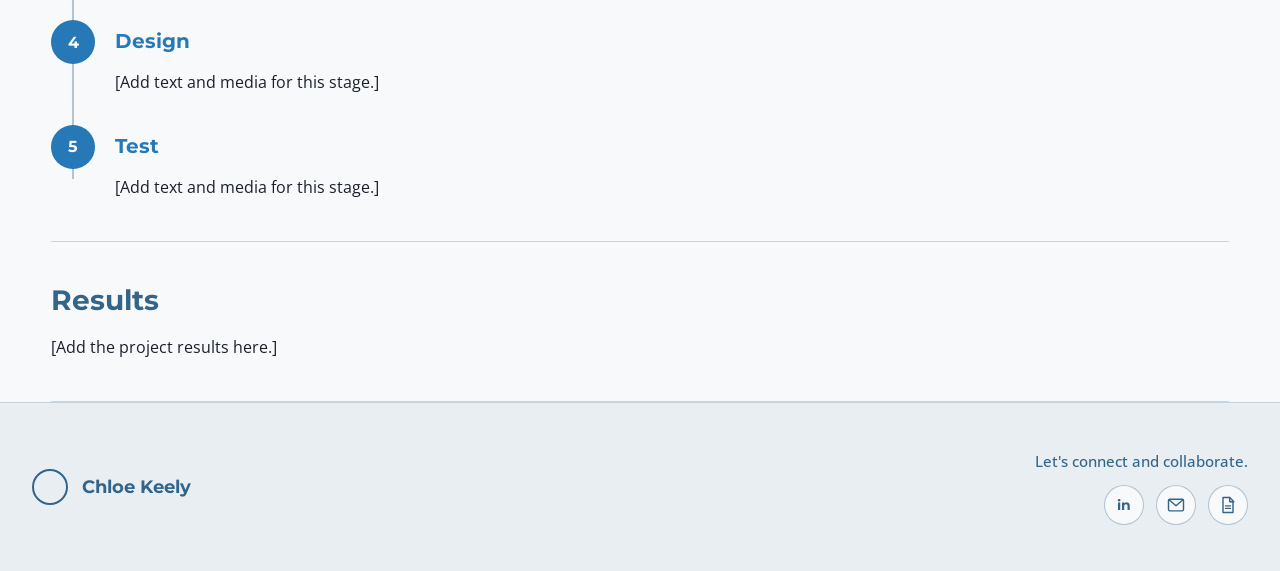
<file: meetthecreek.html>
<!DOCTYPE html>
<html lang="en">
	<head>
		<meta charset="UTF-8">
		<meta name="viewport" content="width=device-width, initial-scale=1.0">
		<title>Meet the Creek | Chloe Keely</title>
		<link rel="preconnect" href="https://fonts.googleapis.com">
		<link rel="preconnect" href="https://fonts.gstatic.com" crossorigin>
		<link href="https://fonts.googleapis.com/css2?family=Montserrat:wght@600;700&family=Open+Sans:wght@400;500;600;700&display=swap" rel="stylesheet">
		<link rel="stylesheet" href="./style.css">
	</head>
	<body>
		<a class="skip-link" href="#main-content">Skip to main content</a>
		<header class="site-header">
			<nav class="site-nav" aria-label="Main navigation">
				<ul class="nav-links" id="main-menu">
					<li class="nav-item nav-item--dropdown">
						<a class="nav-dropdown-toggle" href="./index.html#projects">Projects<svg viewBox="0 0 24 24" aria-hidden="true" focusable="false"><path d="m7 10 5 5 5-5"></path></svg></a>
						<ul class="dropdown-menu" id="projects-menu">
							<li><a href="./portfolio-website.html#portfolio-website">Vibecoded Portfolio Site</a></li>
							<li><a href="./friends-of-the-elephant-seal.html#friends-of-the-elephant-seal">Friends of the Elephant Seal</a></li>
							<li><a href="./meetthecreek.html#meet-the-creek">Meet the Creek</a></li>
							<li><a class="all-projects-link" href="./index.html#projects">All projects<svg viewBox="0 0 24 24" aria-hidden="true" focusable="false"><path d="M5 12h14m-6-6 6 6-6 6"></path></svg></a></li>
						</ul>
					</li>
					<li class="nav-item"><a href="./services.html">Services</a></li>
					<li><a href="./about.html">About</a></li>
					<li><a href="./contact.html">Contact</a></li>
				</ul>

				<a class="site-name" href="./index.html#home">Chloe Keely</a>

				<span class="nav-icon-placeholder" aria-hidden="true"></span>
				<button class="mobile-menu-toggle" type="button" aria-label="Open menu" aria-expanded="false" aria-controls="main-menu" data-mobile-menu-toggle>
					<svg viewBox="0 0 24 24" aria-hidden="true" focusable="false"><path d="M4 6h16M4 12h16M4 18h16"></path></svg>
				</button>
			</nav>
		</header>

		<main id="main-content" class="project-page">
			<section class="project-hero" id="meet-the-creek" aria-labelledby="project-title">
				<div class="project-hero-copy">
					<h1 id="project-title">Meet the Creek</h1>
					<p>Meet the Creek is an augmented-reality educational experience designed to promote environmental stewardship. The project uses interactive learning to help people engage with creek environments.</p>
				</div>
				<div class="project-hero-media" role="img" aria-label="Project media placeholder">
					<span aria-hidden="true">Project media</span>
				</div>
			</section>

			<section class="project-facts" aria-label="Project highlights">
				<article class="project-fact">
					<h2>Format</h2>
					<p>An augmented-reality learning experience built around exploration.</p>
				</article>
				<article class="project-fact">
					<h2>Focus</h2>
					<p>Creek environments and environmental education.</p>
				</article>
				<article class="project-fact">
					<h2>Purpose</h2>
					<p>Encourage curiosity, awareness, and environmental stewardship.</p>
				</article>
			</section>

			<section class="project-overview" aria-labelledby="overview-title">
				<h2 id="overview-title">Project Overview</h2>
				<p>The experience brings augmented reality into environmental education, using creek environments as a way to explore stewardship. Its central goal is to make learning about the natural world engaging and encourage care for local waterways.</p>
			</section>

			<section class="project-copy-section project-detail-section project-background" aria-labelledby="background-title">
				<h2 id="background-title">Background</h2>
				<p>[Add the project background here.]</p>
			</section>

			<section class="project-copy-section project-detail-section project-process" aria-labelledby="process-title">
				<h2 id="process-title">Process</h2>
				<p>[Add the project background here.]</p>
				<ol class="project-timeline" aria-label="Project timeline">
					<li class="timeline-stage">
						<span class="timeline-number" aria-hidden="true">1</span>
						<article class="timeline-entry" aria-labelledby="stage-empathize">
							<h3 id="stage-empathize">Empathize</h3>
							<div class="timeline-details">
								<p>[Add text and media for this stage.]</p>
							</div>
						</article>
					</li>
					<li class="timeline-stage">
						<span class="timeline-number" aria-hidden="true">2</span>
						<article class="timeline-entry" aria-labelledby="stage-define">
							<h3 id="stage-define">Define</h3>
							<div class="timeline-details">
								<p>[Add text and media for this stage.]</p>
							</div>
						</article>
					</li>
					<li class="timeline-stage">
						<span class="timeline-number" aria-hidden="true">3</span>
						<article class="timeline-entry" aria-labelledby="stage-ideate">
							<h3 id="stage-ideate">Ideate</h3>
							<div class="timeline-details">
								<p>[Add text and media for this stage.]</p>
							</div>
						</article>
					</li>
					<li class="timeline-stage">
						<span class="timeline-number" aria-hidden="true">4</span>
						<article class="timeline-entry" aria-labelledby="stage-design">
							<h3 id="stage-design">Design</h3>
							<div class="timeline-details">
								<p>[Add text and media for this stage.]</p>
							</div>
						</article>
					</li>
					<li class="timeline-stage">
						<span class="timeline-number" aria-hidden="true">5</span>
						<article class="timeline-entry" aria-labelledby="stage-test">
							<h3 id="stage-test">Test</h3>
							<div class="timeline-details">
								<p>[Add text and media for this stage.]</p>
							</div>
						</article>
					</li>
				</ol>
			</section>

			<section class="project-copy-section project-detail-section project-results" aria-labelledby="results-title">
				<h2 id="results-title">Results</h2>
				<p>[Add the project results here.]</p>
			</section>
		</main>

		<footer class="site-footer">
			<div class="footer-inner">
				<div class="footer-brand">
					<span class="nav-icon-placeholder" aria-hidden="true"></span>
					<span class="footer-name">Chloe Keely</span>
				</div>
				<div class="footer-contact">
					<p>Let's connect and collaborate.</p>
					<div class="footer-icons" role="group" aria-label="Contact icon placeholders">
						<span class="footer-icon-placeholder" role="img" aria-label="LinkedIn icon placeholder"><span aria-hidden="true">in</span></span>
						<span class="footer-icon-placeholder" role="img" aria-label="Email icon placeholder">
							<svg viewBox="0 0 24 24" aria-hidden="true" focusable="false">
								<rect x="3" y="5" width="18" height="14" rx="1.5"></rect>
								<path d="m4 6 8 7 8-7"></path>
							</svg>
						</span>
						<span class="footer-icon-placeholder" role="img" aria-label="Resume PDF icon placeholder">
							<svg viewBox="0 0 24 24" aria-hidden="true" focusable="false">
								<path d="M6 3h8l4 4v14H6z"></path>
								<path d="M14 3v5h5M9 13h6M9 16h6"></path>
							</svg>
						</span>
					</div>
				</div>
			</div>
		</footer>
		<script src="./script.js" defer></script>
	</body>
</html>
</file>
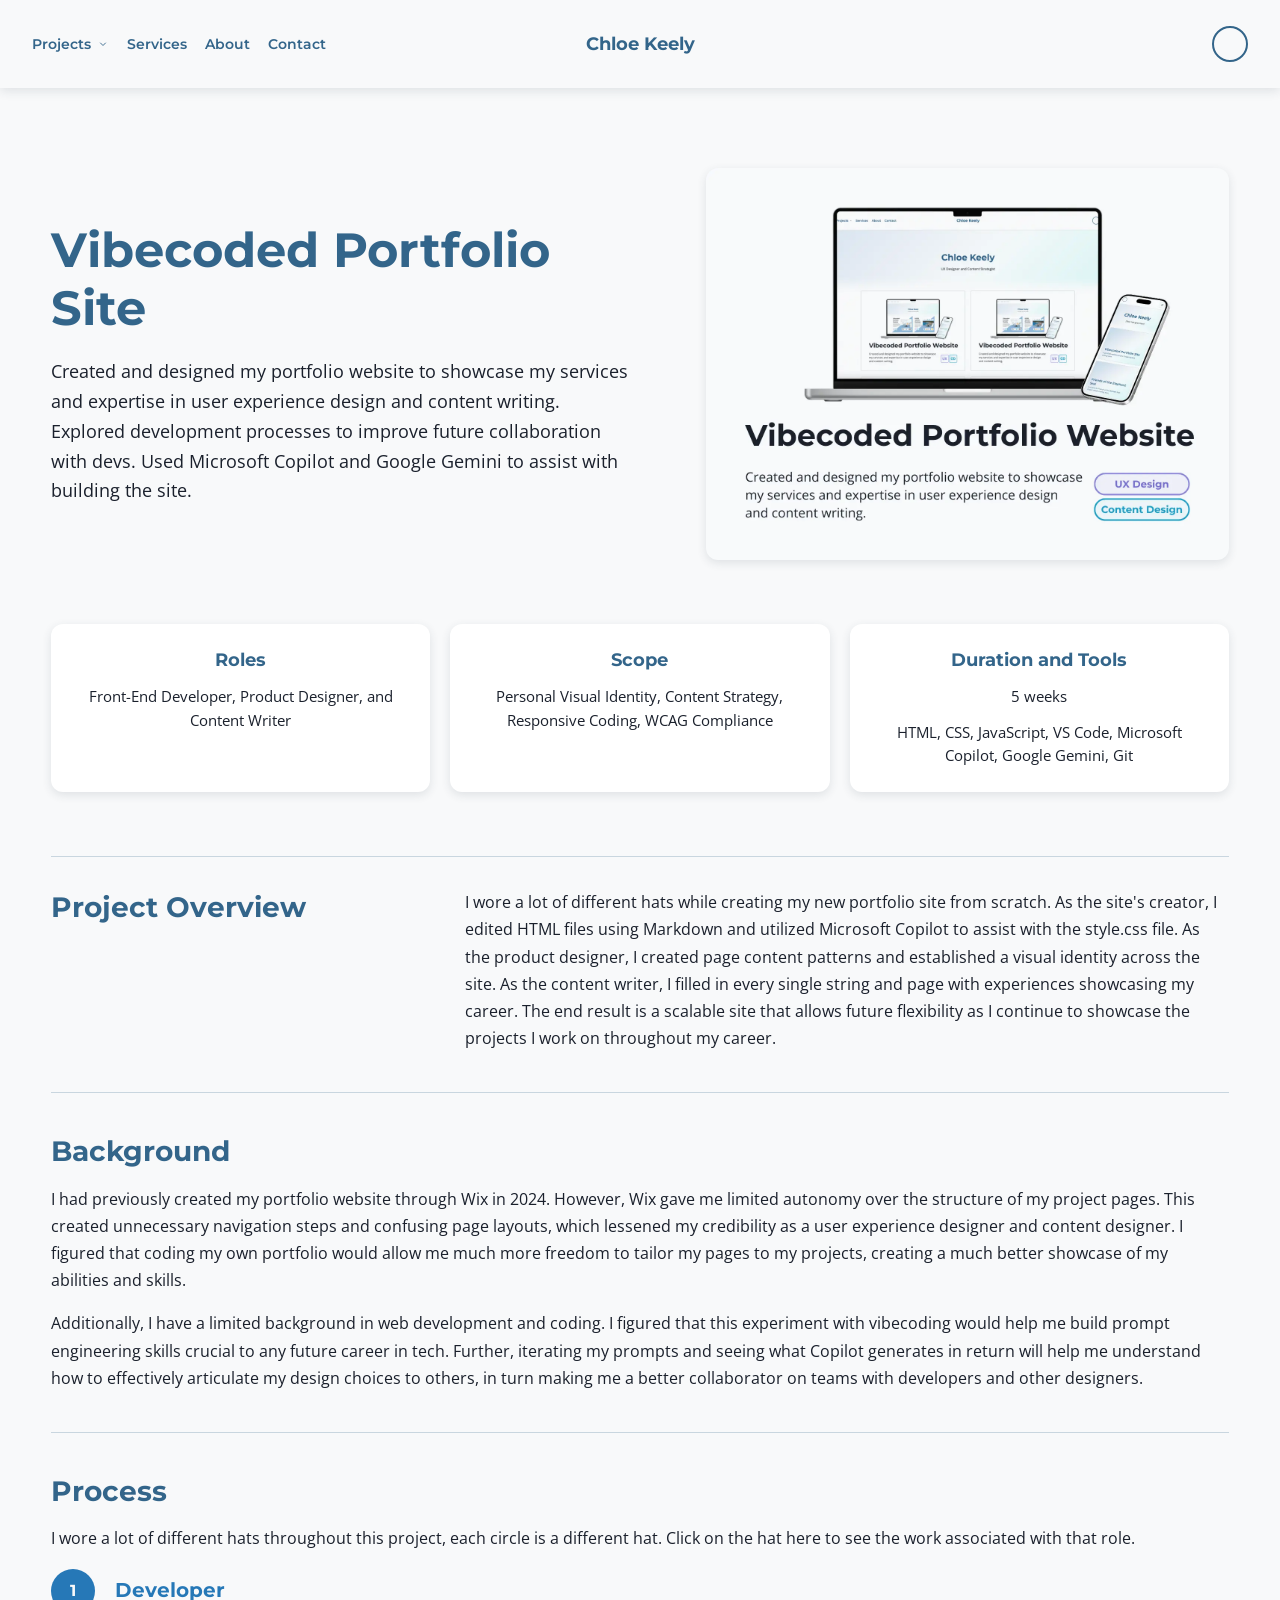
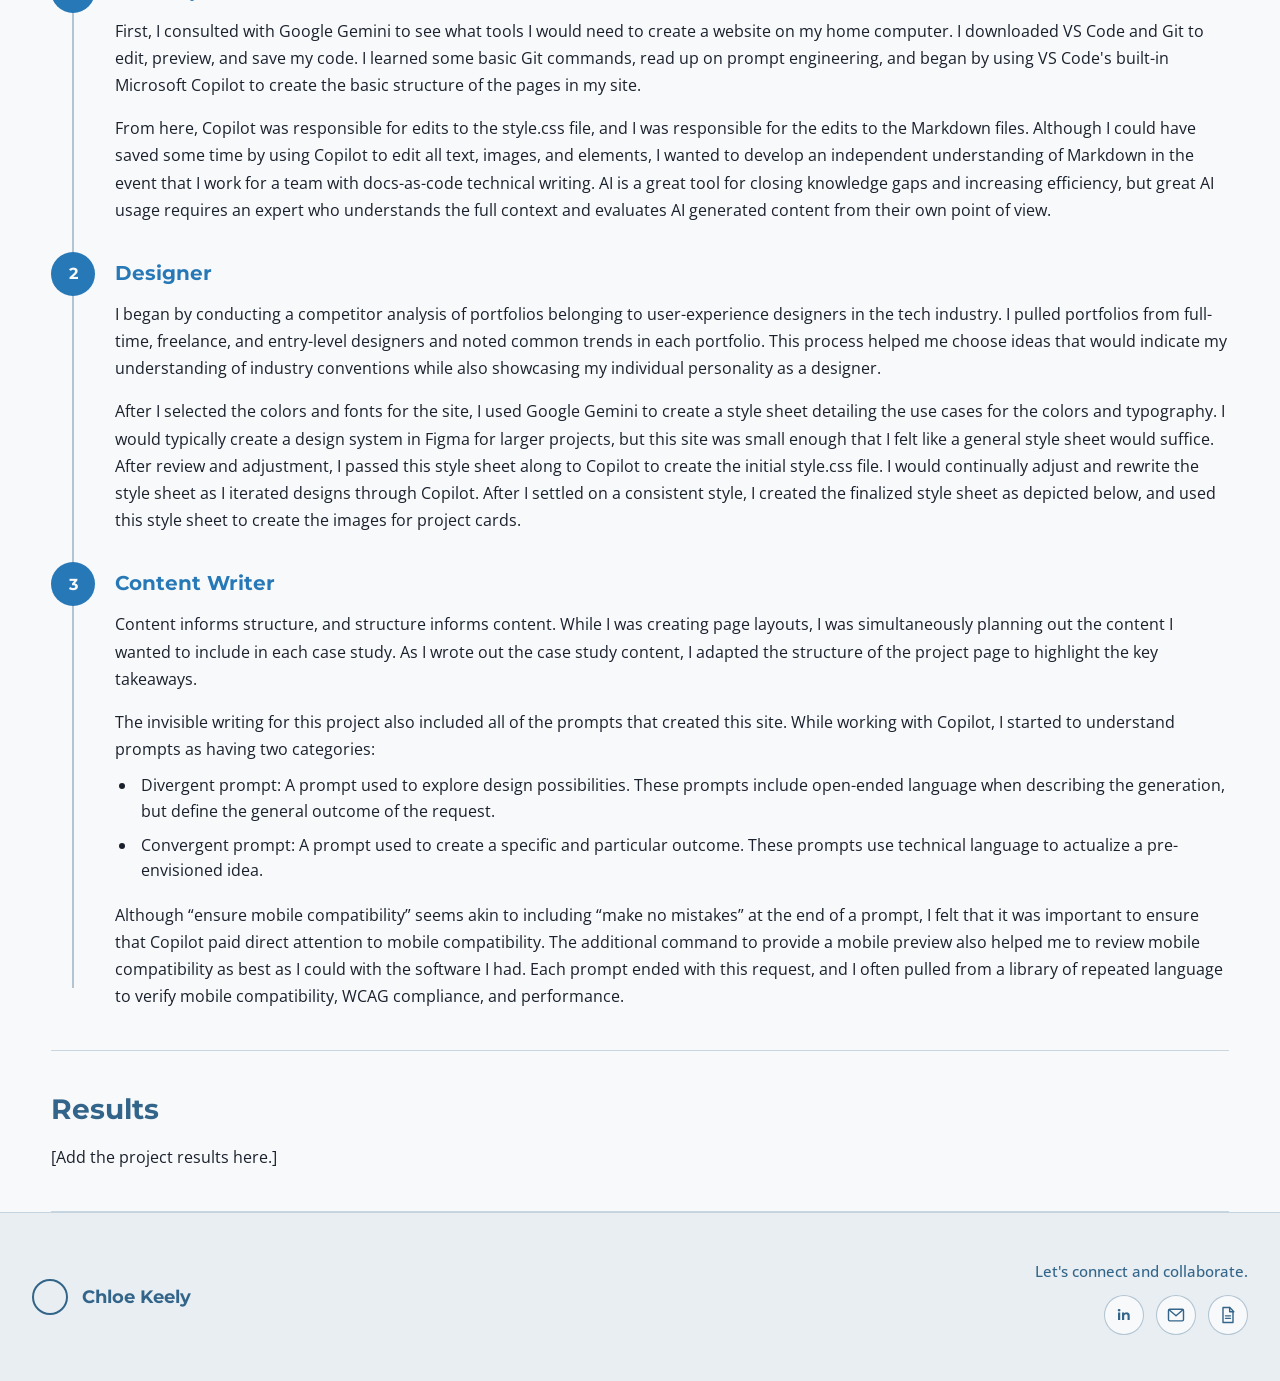
<file: portfolio-website.html>
<!DOCTYPE html>
<html lang="en">
	<head>
		<meta charset="UTF-8">
		<meta name="viewport" content="width=device-width, initial-scale=1.0">
		<title>Vibecoded Portfolio Site | Chloe Keely</title>
		<link rel="preconnect" href="https://fonts.googleapis.com">
		<link rel="preconnect" href="https://fonts.gstatic.com" crossorigin>
		<link href="https://fonts.googleapis.com/css2?family=Montserrat:wght@600;700&family=Open+Sans:wght@400;500;600;700&display=swap" rel="stylesheet">
		<link rel="stylesheet" href="./style.css">
	</head>
	<body>
		<a class="skip-link" href="#main-content">Skip to main content</a>
		<header class="site-header">
			<nav class="site-nav" aria-label="Main navigation">
				<ul class="nav-links" id="main-menu">
					<li class="nav-item nav-item--dropdown">
						<a class="nav-dropdown-toggle" href="./index.html#projects">Projects<svg viewBox="0 0 24 24" aria-hidden="true" focusable="false"><path d="m7 10 5 5 5-5"></path></svg></a>
						<ul class="dropdown-menu" id="projects-menu">
							<li><a href="./portfolio-website.html#portfolio-website">Vibecoded Portfolio Site</a></li>
							<li><a href="./friends-of-the-elephant-seal.html#friends-of-the-elephant-seal">Friends of the Elephant Seal</a></li>
							<li><a href="./meetthecreek.html#meet-the-creek">Meet the Creek</a></li>
							<li><a class="all-projects-link" href="./index.html#projects">All projects<svg viewBox="0 0 24 24" aria-hidden="true" focusable="false"><path d="M5 12h14m-6-6 6 6-6 6"></path></svg></a></li>
						</ul>
					</li>
					<li class="nav-item"><a href="./services.html">Services</a></li>
					<li><a href="./about.html">About</a></li>
					<li><a href="./contact.html">Contact</a></li>
				</ul>
				<a class="site-name" href="./index.html#home">Chloe Keely</a>
				<span class="nav-icon-placeholder" aria-hidden="true"></span>
				<button class="mobile-menu-toggle" type="button" aria-label="Open menu" aria-expanded="false" aria-controls="main-menu" data-mobile-menu-toggle>
					<svg viewBox="0 0 24 24" aria-hidden="true" focusable="false"><path d="M4 6h16M4 12h16M4 18h16"></path></svg>
				</button>
			</nav>
		</header>
		<main id="main-content" class="project-page">
			<section class="project-hero" id="portfolio-website" aria-labelledby="project-title">
				<div class="project-hero-copy">
					<h1 id="project-title">Vibecoded Portfolio Site</h1>
					<p>Created and designed my portfolio website to showcase my services and expertise in user experience design and content writing. Explored development processes to improve future collaboration with devs. Used Microsoft Copilot and Google Gemini to assist with building the site.</p>
				</div>
				<img class="project-hero-media" src="./Media/Optimized/Vibecoded%20Portfolio%20Site.webp" alt="Vibecoded Portfolio Site project preview" loading="eager" decoding="async">
			</section>
			<section class="project-facts" aria-label="Project highlights">
				<article class="project-fact"><h2>Roles</h2><p>Front-End Developer, Product Designer, and Content Writer</p></article>
				<article class="project-fact"><h2>Scope</h2><p>Personal Visual Identity, Content Strategy, Responsive Coding, WCAG Compliance</p></article>
				<article class="project-fact"><h2>Duration and Tools</h2><p>5 weeks</p><p>HTML, CSS, JavaScript, VS Code, Microsoft Copilot, Google Gemini, Git</p></article>
			</section>
			<section class="project-overview" aria-labelledby="overview-title">
				<h2 id="overview-title">Project Overview</h2>
				<p>I wore a lot of different hats while creating my new portfolio site from scratch. As the site's creator, I edited HTML files using Markdown and utilized Microsoft Copilot to assist with the style.css file. As the product designer, I created page content patterns and established a visual identity across the site. As the content writer, I filled in every single string and page with experiences showcasing my career. The end result is a scalable site that allows future flexibility as I continue to showcase the projects I work on throughout my career.</p>
			</section>
			<section class="project-copy-section project-detail-section project-background" aria-labelledby="background-title">
				<h2 id="background-title">Background</h2>
				<p>I had previously created my portfolio website through Wix in 2024. However, Wix gave me limited autonomy over the structure of my project pages. This created unnecessary navigation steps and confusing page layouts, which lessened my credibility as a user experience designer and content designer. I figured that coding my own portfolio would allow me much more freedom to tailor my pages to my projects, creating a much better showcase of my abilities and skills. </p>
<p>Additionally, I have a limited background in web development and coding. I figured that this experiment with vibecoding would help me build prompt engineering skills crucial to any future career in tech. Further, iterating my prompts and seeing what Copilot generates in return will help me understand how to effectively articulate my design choices to others, in turn making me a better collaborator on teams with developers and other designers. </p>
			</section>
			<section class="project-copy-section project-detail-section project-process" aria-labelledby="process-title">
				<h2 id="process-title">Process</h2>
				<p>I wore a lot of different hats throughout this project, each circle is a different hat. Click on the hat here to see the work associated with that role.</p>
				<ol class="project-timeline" aria-label="Project timeline">
					<li class="timeline-stage"><span class="timeline-number" aria-hidden="true">1</span><article class="timeline-entry"><h3>Developer</h3><div class="timeline-details"><p>First, I consulted with Google Gemini to see what tools I would need to create a website on my home computer. I downloaded VS Code and Git to edit, preview, and save my code. I learned some basic Git commands, read up on prompt engineering, and began by using VS Code's built-in Microsoft Copilot to create the basic structure of the pages in my site. </p>
						<p>From here, Copilot was responsible for edits to the style.css file, and I was responsible for the edits to the Markdown files. Although I could have saved some time by using Copilot to edit all text, images, and elements, I wanted to develop an independent understanding of Markdown in the event that I work for a team with docs-as-code technical writing. AI is a great tool for closing knowledge gaps and increasing efficiency, but great AI usage requires an expert who understands the full context and evaluates AI generated content from their own point of view. </p></div></article></li>
					<li class="timeline-stage"><span class="timeline-number" aria-hidden="true">2</span><article class="timeline-entry"><h3>Designer</h3><div class="timeline-details"><p>I began by conducting a competitor analysis of portfolios belonging to user-experience designers in the tech industry. I pulled portfolios from full-time, freelance, and entry-level designers and noted common trends in each portfolio. This process helped me choose ideas that would indicate my understanding of industry conventions while also showcasing my individual personality as a designer. </p>
						<p>After I selected the colors and fonts for the site, I used Google Gemini to create a style sheet detailing the use cases for the colors and typography. I would typically create a design system in Figma for larger projects, but this site was small enough that I felt like a general style sheet would suffice. After review and adjustment, I passed this style sheet along to Copilot to create the initial style.css file. I would continually adjust and rewrite the style sheet as I iterated designs through Copilot. After I settled on a consistent style, I created the finalized style sheet as depicted below, and used this style sheet to create the images for project cards. </p></div></article></li>
					<li class="timeline-stage"><span class="timeline-number" aria-hidden="true">3</span><article class="timeline-entry"><h3>Content Writer</h3><div class="timeline-details"><p>Content informs structure, and structure informs content. While I was creating page layouts, I was simultaneously planning out the content I wanted to include in each case study. As I wrote out the case study content, I adapted the structure of the project page to highlight the key takeaways. </p>
						<p>The invisible writing for this project also included all of the prompts that created this site. While working with Copilot, I started to understand prompts as having two categories: </p>
						<ul class="prompt-category-list">
								<li>Divergent prompt: A prompt used to explore design possibilities. These prompts include open-ended language when describing the generation, but define the general outcome of the request.</li>
								<li>Convergent prompt: A prompt used to create a specific and particular outcome. These prompts use technical language to actualize a pre-envisioned idea.</li>
							</ul>
						<p>Although “ensure mobile compatibility” seems akin to including “make no mistakes” at the end of a prompt, I felt that it was important to ensure that Copilot paid direct attention to mobile compatibility. The additional command to provide a mobile preview also helped me to review mobile compatibility as best as I could with the software I had. Each prompt ended with this request, and I often pulled from a library of repeated language to verify mobile compatibility, WCAG compliance, and performance. </p>
					</div></article></li>
				</ol>
			</section>
			<section class="project-copy-section project-detail-section project-results" aria-labelledby="results-title">
				<h2 id="results-title">Results</h2>
				<p>[Add the project results here.]</p>
			</section>
		</main>
		<footer class="site-footer">
			<div class="footer-inner">
				<div class="footer-brand"><span class="nav-icon-placeholder" aria-hidden="true"></span><span class="footer-name">Chloe Keely</span></div>
				<div class="footer-contact">
					<p>Let's connect and collaborate.</p>
					<div class="footer-icons" role="group" aria-label="Contact icon placeholders">
						<span class="footer-icon-placeholder" role="img" aria-label="LinkedIn icon placeholder"><span aria-hidden="true">in</span></span>
						<span class="footer-icon-placeholder" role="img" aria-label="Email icon placeholder"><svg viewBox="0 0 24 24" aria-hidden="true" focusable="false"><rect x="3" y="5" width="18" height="14" rx="1.5"></rect><path d="m4 6 8 7 8-7"></path></svg></span>
						<span class="footer-icon-placeholder" role="img" aria-label="Resume PDF icon placeholder"><svg viewBox="0 0 24 24" aria-hidden="true" focusable="false"><path d="M6 3h8l4 4v14H6z"></path><path d="M14 3v5h5M9 13h6M9 16h6"></path></svg></span>
					</div>
				</div>
			</div>
		</footer>
		<script src="./script.js" defer></script>
	</body>
</html>
</file>
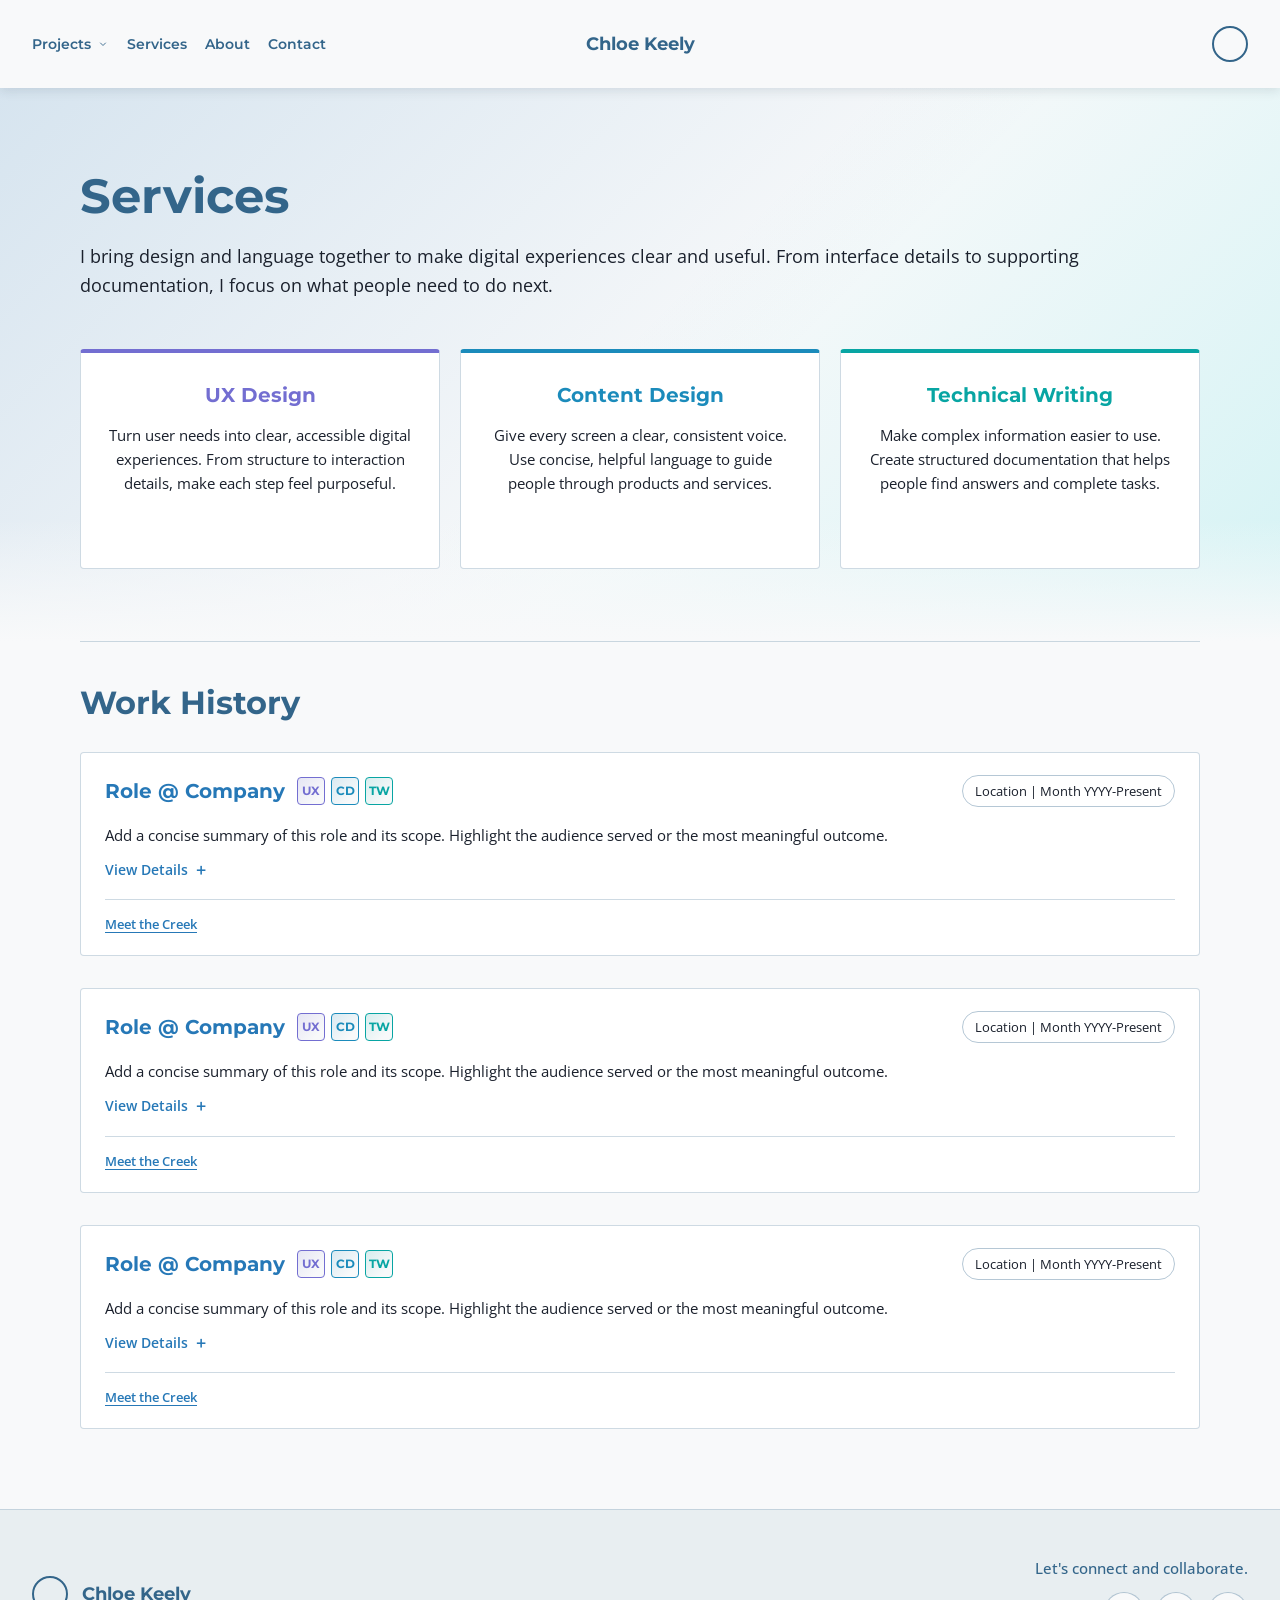
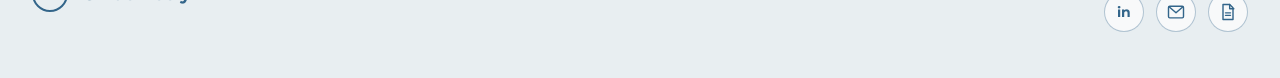
<file: services.html>
<!DOCTYPE html>
<html lang="en">
	<head>
		<meta charset="UTF-8">
		<meta name="viewport" content="width=device-width, initial-scale=1.0">
		<title>Services | Chloe Keely</title>
		<link rel="preconnect" href="https://fonts.googleapis.com">
		<link rel="preconnect" href="https://fonts.gstatic.com" crossorigin>
		<link href="https://fonts.googleapis.com/css2?family=Montserrat:wght@600;700&family=Open+Sans:wght@400;500;600;700&display=swap" rel="stylesheet">
		<link rel="stylesheet" href="./style.css">
	</head>
	<body>
		<a class="skip-link" href="#main-content">Skip to main content</a>
		<header class="site-header">
			<nav class="site-nav" aria-label="Main navigation">
				<ul class="nav-links" id="main-menu">
					<li class="nav-item nav-item--dropdown">
						<a class="nav-dropdown-toggle" href="./index.html#projects">Projects<svg viewBox="0 0 24 24" aria-hidden="true" focusable="false"><path d="m7 10 5 5 5-5"></path></svg></a>
						<ul class="dropdown-menu" id="projects-menu">
							<li><a href="./portfolio-website.html#portfolio-website">Vibecoded Portfolio Site</a></li>
							<li><a href="./friends-of-the-elephant-seal.html#friends-of-the-elephant-seal">Friends of the Elephant Seal</a></li>
							<li><a href="./meetthecreek.html#meet-the-creek">Meet the Creek</a></li>
							<li><a class="all-projects-link" href="./index.html#projects">All projects<svg viewBox="0 0 24 24" aria-hidden="true" focusable="false"><path d="M5 12h14m-6-6 6 6-6 6"></path></svg></a></li>
						</ul>
					</li>
					<li class="nav-item"><a href="./services.html" aria-current="page">Services</a></li>
					<li><a href="./about.html">About</a></li>
					<li><a href="./contact.html">Contact</a></li>
				</ul>
				<a class="site-name" href="./index.html#home">Chloe Keely</a>
				<span class="nav-icon-placeholder" aria-hidden="true"></span>
				<button class="mobile-menu-toggle" type="button" aria-label="Open menu" aria-expanded="false" aria-controls="main-menu" data-mobile-menu-toggle>
					<svg viewBox="0 0 24 24" aria-hidden="true" focusable="false"><path d="M4 6h16M4 12h16M4 18h16"></path></svg>
				</button>
			</nav>
		</header>

		<main id="main-content" class="services-page">
			<div class="services-overview">
				<section class="services-hero" aria-labelledby="services-title">
					<h1 id="services-title">Services</h1>
					<p>I bring design and language together to make digital experiences clear and useful. From interface details to supporting documentation, I focus on what people need to do next.</p>
				</section>

				<section class="service-list" aria-label="Service areas">
					<article class="service-card service-card--ux-design">
						<h2>UX Design</h2>
						<p>Turn user needs into clear, accessible digital experiences. From structure to interaction details, make each step feel purposeful.</p>
					</article>
					<article class="service-card service-card--content-design">
						<h2>Content Design</h2>
						<p>Give every screen a clear, consistent voice. Use concise, helpful language to guide people through products and services.</p>
					</article>
					<article class="service-card service-card--technical-writing">
						<h2>Technical Writing</h2>
						<p>Make complex information easier to use. Create structured documentation that helps people find answers and complete tasks.</p>
					</article>
				</section>
			</div>

			<section class="work-history" aria-labelledby="work-history-title">
				<h2 id="work-history-title">Work History</h2>
				<article class="experience">
					<div class="experience-description">
						<header class="experience-header">
							<div class="experience-heading">
								<h3>Role @ Company</h3>
							</div>
							<div class="experience-tags" role="group" aria-label="Service tags">
								<span class="tag-label tag-label--design" role="img" aria-label="UX Design">UX</span>
								<span class="tag-label tag-label--content-design" role="img" aria-label="Content Design">CD</span>
								<span class="tag-label tag-label--technical-writing" role="img" aria-label="Technical Writing">TW</span>
							</div>
							<p class="experience-dates">Location | Month YYYY-Present</p>
						</header>
						<p class="experience-summary">Add a concise summary of this role and its scope. Highlight the audience served or the most meaningful outcome.</p>
						<details>
							<summary>View Details</summary>
							<ul>
								<li>Describe a core responsibility or contribution.</li>
								<li>Add an outcome, deliverable, or measurable result.</li>
								<li>Mention relevant collaboration, methods, or tools.</li>
							</ul>
						</details>
						<div class="experience-meta">
							<div class="experience-meta-group">
								<a class="project-link" href="./meetthecreek.html#meet-the-creek">Meet the Creek</a>
							</div>
						</div>
					</div>
				</article>
				<article class="experience">
					<div class="experience-description">
						<header class="experience-header">
							<div class="experience-heading">
								<h3>Role @ Company</h3>
							</div>
							<div class="experience-tags" role="group" aria-label="Service tags">
								<span class="tag-label tag-label--design" role="img" aria-label="UX Design">UX</span>
								<span class="tag-label tag-label--content-design" role="img" aria-label="Content Design">CD</span>
								<span class="tag-label tag-label--technical-writing" role="img" aria-label="Technical Writing">TW</span>
							</div>
							<p class="experience-dates">Location | Month YYYY-Present</p>
						</header>
						<p class="experience-summary">Add a concise summary of this role and its scope. Highlight the audience served or the most meaningful outcome.</p>
						<details>
							<summary>View Details</summary>
							<ul>
								<li>Describe a core responsibility or contribution.</li>
								<li>Add an outcome, deliverable, or measurable result.</li>
								<li>Mention relevant collaboration, methods, or tools.</li>
							</ul>
						</details>
						<div class="experience-meta">
							<div class="experience-meta-group">
								<a class="project-link" href="./meetthecreek.html#meet-the-creek">Meet the Creek</a>
							</div>
						</div>
					</div>
				</article>
				<article class="experience">
					<div class="experience-description">
						<header class="experience-header">
							<div class="experience-heading">
								<h3>Role @ Company</h3>
							</div>
							<div class="experience-tags" role="group" aria-label="Service tags">
								<span class="tag-label tag-label--design" role="img" aria-label="UX Design">UX</span>
								<span class="tag-label tag-label--content-design" role="img" aria-label="Content Design">CD</span>
								<span class="tag-label tag-label--technical-writing" role="img" aria-label="Technical Writing">TW</span>
							</div>
							<p class="experience-dates">Location | Month YYYY-Present</p>
						</header>
						<p class="experience-summary">Add a concise summary of this role and its scope. Highlight the audience served or the most meaningful outcome.</p>
						<details>
							<summary>View Details</summary>
							<ul>
								<li>Describe a core responsibility or contribution.</li>
								<li>Add an outcome, deliverable, or measurable result.</li>
								<li>Mention relevant collaboration, methods, or tools.</li>
							</ul>
						</details>
						<div class="experience-meta">
							<div class="experience-meta-group">
								<a class="project-link" href="./meetthecreek.html#meet-the-creek">Meet the Creek</a>
							</div>
						</div>
					</div>
				</article>
			</section>
		</main>

		<footer class="site-footer">
			<div class="footer-inner">
				<div class="footer-brand">
					<span class="nav-icon-placeholder" aria-hidden="true"></span>
					<span class="footer-name">Chloe Keely</span>
				</div>
				<div class="footer-contact">
					<p>Let's connect and collaborate.</p>
					<div class="footer-icons" role="group" aria-label="Contact icon placeholders">
						<span class="footer-icon-placeholder" role="img" aria-label="LinkedIn icon placeholder"><span aria-hidden="true">in</span></span>
						<span class="footer-icon-placeholder" role="img" aria-label="Email icon placeholder"><svg viewBox="0 0 24 24" aria-hidden="true" focusable="false"><rect x="3" y="5" width="18" height="14" rx="1.5"></rect><path d="m4 6 8 7 8-7"></path></svg></span>
						<span class="footer-icon-placeholder" role="img" aria-label="Resume PDF icon placeholder"><svg viewBox="0 0 24 24" aria-hidden="true" focusable="false"><path d="M6 3h8l4 4v14H6z"></path><path d="M14 3v5h5M9 13h6M9 16h6"></path></svg></span>
					</div>
				</div>
			</div>
		</footer>
		<script src="./script.js" defer></script>
	</body>
</html>
</file>
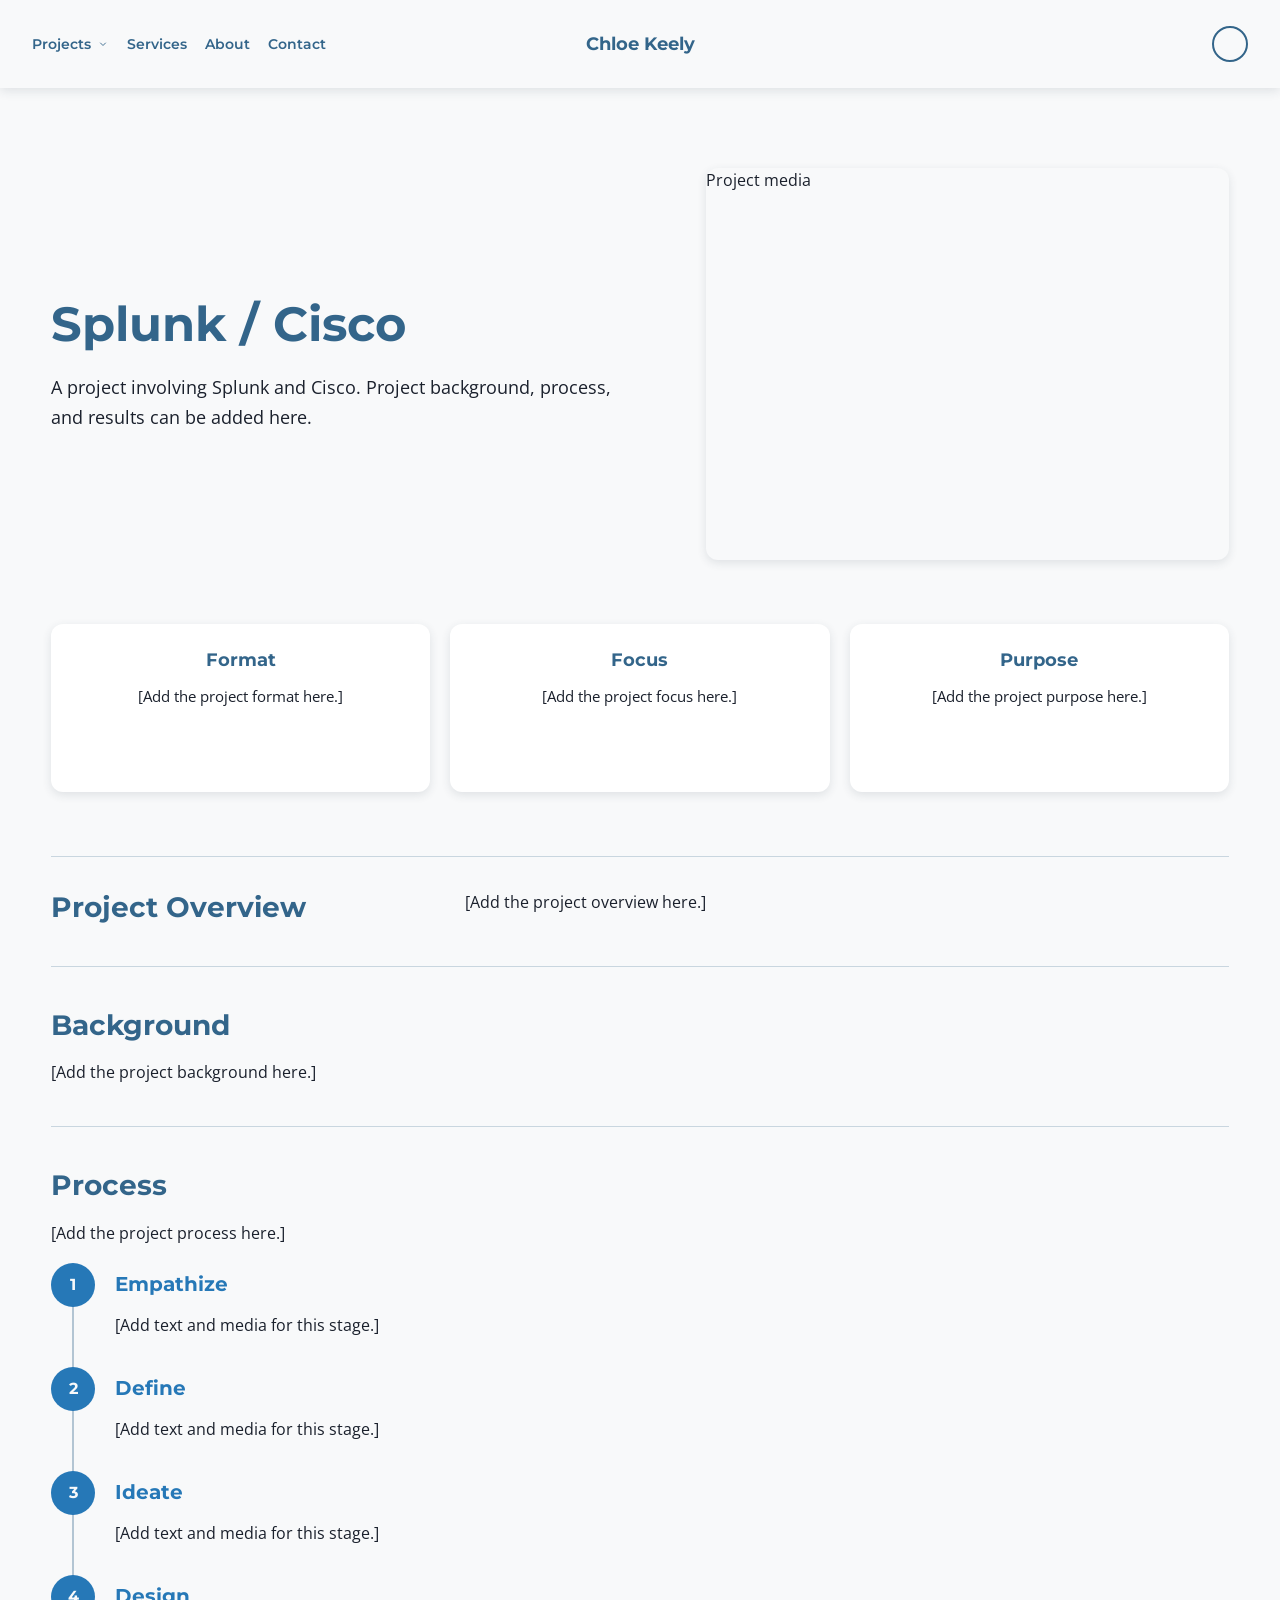
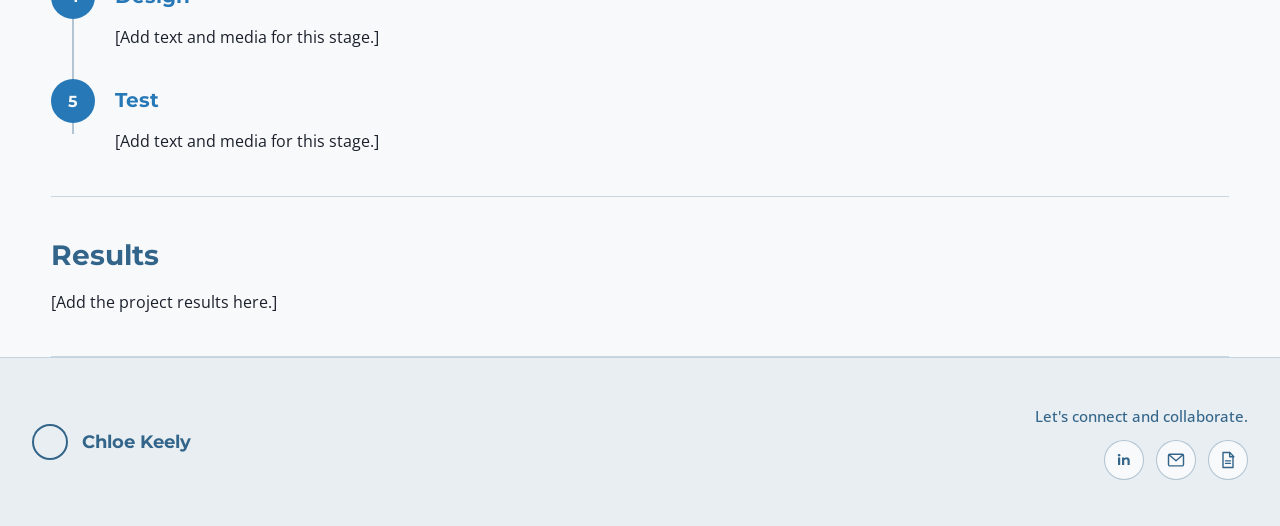
<file: splunk-cisco.html>
<!DOCTYPE html>
<html lang="en">
	<head>
		<meta charset="UTF-8">
		<meta name="viewport" content="width=device-width, initial-scale=1.0">
		<title>Splunk / Cisco | Chloe Keely</title>
		<link rel="preconnect" href="https://fonts.googleapis.com">
		<link rel="preconnect" href="https://fonts.gstatic.com" crossorigin>
		<link href="https://fonts.googleapis.com/css2?family=Montserrat:wght@600;700&family=Open+Sans:wght@400;500;600;700&display=swap" rel="stylesheet">
		<link rel="stylesheet" href="./style.css">
	</head>
	<body>
		<a class="skip-link" href="#main-content">Skip to main content</a>
		<header class="site-header">
			<nav class="site-nav" aria-label="Main navigation">
				<ul class="nav-links" id="main-menu">
					<li class="nav-item nav-item--dropdown">
						<a class="nav-dropdown-toggle" href="./index.html#projects">Projects<svg viewBox="0 0 24 24" aria-hidden="true" focusable="false"><path d="m7 10 5 5 5-5"></path></svg></a>
						<ul class="dropdown-menu" id="projects-menu">
							<li><a href="./portfolio-website.html#portfolio-website">Vibecoded Portfolio Site</a></li>
							<li><a href="./friends-of-the-elephant-seal.html#friends-of-the-elephant-seal">Friends of the Elephant Seal</a></li>
							<li><a href="./meetthecreek.html#meet-the-creek">Meet the Creek</a></li>
							<li><a class="all-projects-link" href="./index.html#projects">All projects<svg viewBox="0 0 24 24" aria-hidden="true" focusable="false"><path d="M5 12h14m-6-6 6 6-6 6"></path></svg></a></li>
						</ul>
					</li>
					<li class="nav-item"><a href="./services.html">Services</a></li>
					<li><a href="./about.html">About</a></li>
					<li><a href="./contact.html">Contact</a></li>
				</ul>
				<a class="site-name" href="./index.html#home">Chloe Keely</a>
				<span class="nav-icon-placeholder" aria-hidden="true"></span>
				<button class="mobile-menu-toggle" type="button" aria-label="Open menu" aria-expanded="false" aria-controls="main-menu" data-mobile-menu-toggle>
					<svg viewBox="0 0 24 24" aria-hidden="true" focusable="false"><path d="M4 6h16M4 12h16M4 18h16"></path></svg>
				</button>
			</nav>
		</header>
		<main id="main-content" class="project-page">
			<section class="project-hero" id="splunk-cisco" aria-labelledby="project-title">
				<div class="project-hero-copy">
					<h1 id="project-title">Splunk / Cisco</h1>
					<p>A project involving Splunk and Cisco. Project background, process, and results can be added here.</p>
				</div>
				<div class="project-hero-media" role="img" aria-label="Splunk / Cisco project media placeholder">
					<span aria-hidden="true">Project media</span>
				</div>
			</section>
			<section class="project-facts" aria-label="Project highlights">
				<article class="project-fact"><h2>Format</h2><p>[Add the project format here.]</p></article>
				<article class="project-fact"><h2>Focus</h2><p>[Add the project focus here.]</p></article>
				<article class="project-fact"><h2>Purpose</h2><p>[Add the project purpose here.]</p></article>
			</section>
			<section class="project-overview" aria-labelledby="overview-title">
				<h2 id="overview-title">Project Overview</h2>
				<p>[Add the project overview here.]</p>
			</section>
			<section class="project-copy-section project-detail-section project-background" aria-labelledby="background-title">
				<h2 id="background-title">Background</h2>
				<p>[Add the project background here.]</p>
			</section>
			<section class="project-copy-section project-detail-section project-process" aria-labelledby="process-title">
				<h2 id="process-title">Process</h2>
				<p>[Add the project process here.]</p>
				<ol class="project-timeline" aria-label="Project timeline">
					<li class="timeline-stage"><span class="timeline-number" aria-hidden="true">1</span><article class="timeline-entry"><h3>Empathize</h3><div class="timeline-details"><p>[Add text and media for this stage.]</p></div></article></li>
					<li class="timeline-stage"><span class="timeline-number" aria-hidden="true">2</span><article class="timeline-entry"><h3>Define</h3><div class="timeline-details"><p>[Add text and media for this stage.]</p></div></article></li>
					<li class="timeline-stage"><span class="timeline-number" aria-hidden="true">3</span><article class="timeline-entry"><h3>Ideate</h3><div class="timeline-details"><p>[Add text and media for this stage.]</p></div></article></li>
					<li class="timeline-stage"><span class="timeline-number" aria-hidden="true">4</span><article class="timeline-entry"><h3>Design</h3><div class="timeline-details"><p>[Add text and media for this stage.]</p></div></article></li>
					<li class="timeline-stage"><span class="timeline-number" aria-hidden="true">5</span><article class="timeline-entry"><h3>Test</h3><div class="timeline-details"><p>[Add text and media for this stage.]</p></div></article></li>
				</ol>
			</section>
			<section class="project-copy-section project-detail-section project-results" aria-labelledby="results-title">
				<h2 id="results-title">Results</h2>
				<p>[Add the project results here.]</p>
			</section>
		</main>
		<footer class="site-footer">
			<div class="footer-inner">
				<div class="footer-brand"><span class="nav-icon-placeholder" aria-hidden="true"></span><span class="footer-name">Chloe Keely</span></div>
				<div class="footer-contact">
					<p>Let's connect and collaborate.</p>
					<div class="footer-icons" role="group" aria-label="Contact icon placeholders">
						<span class="footer-icon-placeholder" role="img" aria-label="LinkedIn icon placeholder"><span aria-hidden="true">in</span></span>
						<span class="footer-icon-placeholder" role="img" aria-label="Email icon placeholder"><svg viewBox="0 0 24 24" aria-hidden="true" focusable="false"><rect x="3" y="5" width="18" height="14" rx="1.5"></rect><path d="m4 6 8 7 8-7"></path></svg></span>
						<span class="footer-icon-placeholder" role="img" aria-label="Resume PDF icon placeholder"><svg viewBox="0 0 24 24" aria-hidden="true" focusable="false"><path d="M6 3h8l4 4v14H6z"></path><path d="M14 3v5h5M9 13h6M9 16h6"></path></svg></span>
					</div>
				</div>
			</div>
		</footer>
		<script src="./script.js" defer></script>
	</body>
</html>
</file>
<file: style.css>
:root {
	color-scheme: light;
	--color-canvas: #F8F9FA;
	--color-text: #1A202C;
	--color-structure: #33658A;
	--color-container: #33658A;
	--color-spotlight: #55DDE0;
	--color-interactive: #55DDE0;
	--font-body: 'Open Sans', sans-serif;
	--font-heading: 'Montserrat', sans-serif;
}

*,
*::before,
*::after {
	box-sizing: border-box;
}

html {
	min-width: 320px;
	scroll-behavior: smooth;
}

body {
	min-height: 100vh;
	margin: 0;
	background: var(--color-canvas);
	color: var(--color-text);
	font-family: var(--font-body);
	font-size: 16px;
	font-weight: 400;
	line-height: 1.6;
}

a {
	color: inherit;
	text-decoration: none;
}

.skip-link {
	position: absolute;
	left: 16px;
	z-index: 100;
	padding: 10px 14px;
	border: 2px solid var(--color-structure);
	border-radius: 6px;
	background: var(--color-canvas);
	color: var(--color-structure);
	font-family: var(--font-heading);
	font-size: 14px;
	font-weight: 700;
	text-decoration: none;
	transform: translateY(-140%);
	transition: transform 0.2s ease;
}

.skip-link:focus {
	transform: translateY(16px);
}

a:focus-visible {
	outline: 3px solid var(--color-interactive);
	outline-offset: 4px;
}

.site-header {
	position: relative;
	z-index: 2;
	border-bottom: 0;
	box-shadow: 0 3px 10px rgb(38 60 74 / 12%);
}

body.home-page .site-header {
	border-bottom: 0;
	box-shadow: 0 3px 10px rgb(38 60 74 / 12%);
}

.site-footer {
	border-top: 1px solid rgb(51 101 138 / 20%);
	background: #E8EEF1;
}

.footer-inner {
	display: flex;
	width: min(100% - 64px, 1280px);
	min-height: 168px;
	margin-inline: auto;
	padding-block: 32px;
	align-items: center;
	justify-content: space-between;
	gap: 32px;
}

.footer-brand {
	display: flex;
	align-items: center;
	gap: 14px;
}

.footer-name {
	color: var(--color-structure);
	font-family: var(--font-heading);
	font-size: 18px;
	font-weight: 700;
}

.footer-contact {
	display: flex;
	flex-direction: column;
	align-items: flex-end;
	gap: 12px;
}

.footer-contact p {
	margin: 0;
	color: var(--color-structure);
	font-size: 15px;
	font-weight: 500;
}

.footer-icons {
	display: flex;
	align-items: center;
	gap: 12px;
}

.footer-icon-placeholder {
	display: grid;
	width: 40px;
	height: 40px;
	place-items: center;
	border: 1px solid rgb(51 101 138 / 36%);
	border-radius: 50%;
	background: var(--color-canvas);
	color: var(--color-structure);
}

.footer-icon-placeholder > span {
	font-family: var(--font-heading);
	font-size: 14px;
	font-weight: 700;
}

.footer-icon-placeholder svg {
	width: 20px;
	height: 20px;
	fill: none;
	stroke: currentColor;
	stroke-linecap: round;
	stroke-linejoin: round;
	stroke-width: 1.7;
}

.site-nav {
	display: grid;
	width: min(100% - 64px, 1280px);
	min-height: 88px;
	margin-inline: auto;
	grid-template-columns: minmax(0, 1fr) auto minmax(0, 1fr);
	align-items: center;
}

.nav-links {
	display: flex;
	align-items: center;
	gap: 18px;
	margin: 0;
	padding: 0;
	list-style: none;
}

.nav-links > li {
	position: relative;
}

.nav-links > li > a,
.nav-dropdown-toggle,
.site-name {
	color: var(--color-structure);
	font-family: var(--font-heading);
	font-size: 14px;
	font-weight: 600;
}

.nav-links > li > a {
	display: inline-block;
	padding-block: 12px;
	transition: color 160ms ease;
}

.nav-dropdown-toggle {
	display: inline-flex;
	align-items: center;
	gap: 6px;
	padding: 12px 0;
	border: 0;
	background: transparent;
	cursor: pointer;
	transition: color 160ms ease;
}

.nav-links > li > a.nav-dropdown-toggle {
	display: inline-flex;
	padding-block: 12px;
}

.nav-dropdown-toggle svg {
	width: 12px;
	height: 12px;
	fill: none;
	stroke: currentColor;
	stroke-linecap: round;
	stroke-linejoin: round;
	stroke-width: 1.8;
	transition: transform 160ms ease;
}

.nav-item--dropdown.is-open > .nav-dropdown-toggle svg,
.nav-item--dropdown:has(> a.nav-dropdown-toggle:focus-visible) > .nav-dropdown-toggle svg {
	transform: rotate(180deg);
}

.nav-links > li > a:focus-visible,
.nav-dropdown-toggle:focus-visible {
	color: var(--color-container);
	font-weight: 700;
}

.site-name {
	justify-self: center;
	white-space: nowrap;
	font-size: 18px;
	font-weight: 700;
}

.nav-icon-placeholder {
	width: 36px;
	height: 36px;
	justify-self: end;
	border: 2px solid var(--color-structure);
	border-radius: 50%;
}

.dropdown-menu {
	position: absolute;
	top: 100%;
	left: -16px;
	display: grid;
	min-width: 190px;
	margin: 0;
	padding: 8px;
	border: 1px solid rgb(51 101 138 / 24%);
	border-radius: 4px;
	background: var(--color-canvas);
	box-shadow: 0 12px 28px rgb(51 101 138 / 12%);
	list-style: none;
	opacity: 0;
	pointer-events: none;
	transform: translateY(6px);
	transition: opacity 160ms ease, transform 160ms ease;
	visibility: hidden;
}

.nav-item--dropdown.is-open .dropdown-menu,
.nav-item--dropdown:has(> a.nav-dropdown-toggle:focus-visible) .dropdown-menu {
	opacity: 1;
	pointer-events: auto;
	transform: translateY(0);
	visibility: visible;
}

@media (hover: hover) and (pointer: fine) and (min-width: 761px) {
	.nav-item--dropdown:hover > .nav-dropdown-toggle svg {
		transform: rotate(180deg);
	}

	.nav-links > li > a:hover,
	.nav-dropdown-toggle:hover,
	.site-name:hover {
		color: var(--color-container);
		font-weight: 700;
	}

	.nav-item--dropdown:hover .dropdown-menu {
		opacity: 1;
		pointer-events: auto;
		transform: translateY(0);
		visibility: visible;
	}
}

.dropdown-menu a {
	display: block;
	padding: 8px 10px;
	border-radius: 2px;
	color: var(--color-text);
	font-size: 14px;
	line-height: 1.4;
}

.dropdown-menu .all-projects-link {
	display: flex;
	align-items: center;
	justify-content: flex-start;
	gap: 6px;
}

.all-projects-link svg {
	flex: 0 0 16px;
	width: 16px;
	height: 16px;
	fill: none;
	stroke: currentColor;
	stroke-linecap: round;
	stroke-linejoin: round;
	stroke-width: 1.8;
}

.dropdown-menu a:focus-visible {
	background:
		linear-gradient(135deg, rgb(38 120 183 / 26%), transparent 58%),
		linear-gradient(315deg, rgb(85 221 224 / 22%), transparent 52%),
		var(--color-canvas);
	color: var(--color-structure);
	font-weight: 700;
}

@media (hover: hover) and (pointer: fine) and (min-width: 761px) {
	.dropdown-menu a:hover {
		background:
			linear-gradient(135deg, rgb(38 120 183 / 26%), transparent 58%),
			linear-gradient(315deg, rgb(85 221 224 / 22%), transparent 52%),
			var(--color-canvas);
		color: var(--color-structure);
		font-weight: 700;
	}
}

.hero {
	padding: 104px 24px 92px;
	background:
		linear-gradient(to bottom, transparent 78%, var(--color-canvas) 100%),
		linear-gradient(135deg, rgb(38 120 183 / 16%), transparent 58%),
		linear-gradient(315deg, rgb(85 221 224 / 22%), transparent 52%),
		var(--color-canvas);
	text-align: center;
}

.project-page {
	width: min(100%, 1280px);
	margin-inline: auto;
	padding-inline: clamp(16px, 4vw, 64px);
}

.about-page {
	background:
		linear-gradient(135deg, rgb(38 120 183 / 12%), transparent 58%),
		linear-gradient(315deg, rgb(85 221 224 / 18%), transparent 52%);
}

.contact-page {
	display: grid;
	min-height: min(620px, calc(100svh - 220px));
	padding: clamp(64px, 11vw, 128px) 24px;
	place-items: center;
	background:
		linear-gradient(135deg, rgb(38 120 183 / 12%), transparent 58%),
		linear-gradient(315deg, rgb(85 221 224 / 18%), transparent 52%);
	text-align: center;
}

.contact-content {
	width: min(100%, 720px);
}

.contact-eyebrow {
	margin: 0 0 16px;
	color: var(--color-structure);
	font-size: 13px;
	font-weight: 700;
	letter-spacing: 0.08em;
}

.contact-content h1 {
	margin: 0;
	color: var(--color-structure);
	font-family: var(--font-heading);
	font-size: 42px;
	font-weight: 700;
	line-height: 1.2;
}

.contact-intro {
	max-width: 58ch;
	margin: 20px auto 0;
	font-size: 17px;
	line-height: 1.7;
}

.contact-actions {
	display: flex;
	justify-content: center;
	flex-wrap: wrap;
	gap: 12px;
	margin-top: 32px;
}

.about-action .linkedin-icon {
	fill: currentColor;
	stroke: none;
}

.about-layout {
	display: grid;
	width: min(100% - 64px, 1120px);
	margin-inline: auto;
	grid-template-columns: minmax(220px, 0.8fr) minmax(0, 1.2fr);
	align-items: start;
	gap: clamp(32px, 6vw, 80px);
	padding-block: clamp(48px, 8vw, 88px) 96px;
}

.about-portrait {
	display: grid;
	width: 100%;
	aspect-ratio: 4024 / 5564;
	place-items: center;
	border: 1px solid rgb(51 101 138 / 24%);
	border-radius: 4px;
	background:
		linear-gradient(135deg, rgb(38 120 183 / 26%), transparent 58%),
		linear-gradient(315deg, rgb(85 221 224 / 22%), transparent 52%),
		var(--color-canvas);
	color: var(--color-structure);
	text-align: center;
}

.about-portrait img {
	width: 100%;
	height: 100%;
	border-radius: 3px;
	object-fit: cover;
}

.about-copy h1 {
	margin: 0;
	color: var(--color-structure);
	font-family: var(--font-heading);
	font-size: 42px;
	font-weight: 700;
	line-height: 1.2;
}

.about-block {
	margin-top: 28px;
}

.about-block h2 {
	margin: 0 0 8px;
	color: var(--color-structure);
	font-family: var(--font-heading);
	font-size: 18px;
	font-weight: 700;
	line-height: 1.4;
}

.about-block p {
	margin: 0;
	font-size: 16px;
	line-height: 1.6;
}

.about-block p + p {
	margin-top: 12px;
}

.minor-tooltip {
	position: relative;
	white-space: nowrap;
}

.minor-tooltip-trigger {
	padding: 0;
	border: 0;
	border-radius: 0;
	background: none;
	color: inherit;
	font: inherit;
	text-decoration: underline;
	text-decoration-thickness: 1px;
	text-underline-offset: 3px;
	cursor: pointer;
}

.minor-tooltip-trigger:focus-visible {
	outline: 2px solid var(--color-structure);
	outline-offset: 3px;
}

.minor-tooltip-panel {
	position: absolute;
	z-index: 5;
	bottom: calc(100% + 8px);
	left: 50%;
	display: grid;
	width: max-content;
	max-width: min(340px, calc(100vw - 16px));
	gap: 4px;
	padding: 10px 12px;
	transform: translateX(calc(-50% + var(--minor-tooltip-shift, 0px)));
	border: 1px solid var(--color-container);
	border-radius: 6px;
	background: var(--color-canvas);
	box-shadow: 0 4px 14px rgb(0 0 0 / 14%);
	color: var(--color-text);
	font-size: 13px;
	font-weight: 400;
	line-height: 1.35;
	white-space: normal;
}

.minor-tooltip-panel [role="list"] {
	display: grid;
	gap: 4px;
}

.minor-tooltip-panel[hidden] {
	display: none;
}

.minor-tooltip-panel [role="listitem"] {
	display: grid;
	grid-template-columns: 4px minmax(0, 1fr);
	align-items: center;
	column-gap: 6px;
}

.minor-tooltip-panel [role="listitem"]::before {
	display: block;
	width: 3px;
	height: 3px;
	border-radius: 50%;
	background: currentColor;
	content: "";
}

.about-actions {
	display: flex;
	justify-content: center;
	flex-wrap: wrap;
	gap: 12px;
	margin-top: 32px;
}

.about-action {
	display: inline-flex;
	min-width: 124px;
	padding: 11px 20px;
	align-items: center;
	justify-content: center;
	gap: 8px;
	border: 1px solid var(--color-container);
	border-radius: 8px;
	background: var(--color-container);
	color: #FFFFFF;
	font-family: var(--font-body);
	font-size: 15px;
	font-weight: 600;
	line-height: 1.4;
}

.about-action svg {
	flex: 0 0 18px;
	width: 18px;
	height: 18px;
	fill: none;
	stroke: currentColor;
	stroke-linecap: round;
	stroke-linejoin: round;
	stroke-width: 1.8;
}

.about-action--copy {
	border-color: rgb(51 101 138 / 36%);
	background:
		linear-gradient(135deg, rgb(38 120 183 / 42%), transparent 58%),
		linear-gradient(315deg, rgb(85 221 224 / 36%), transparent 52%),
		var(--color-canvas);
	color: var(--color-text);
}

button.about-action:not(:disabled) {
	cursor: pointer;
}

button.about-action:hover,
a.about-action--copy:hover {
	border-color: var(--color-interactive);
	background: var(--color-interactive);
	color: var(--color-text);
}

.about-action:focus-visible {
	outline: 3px solid var(--color-interactive);
	outline-offset: 3px;
}

.about-action:disabled {
	border-color: rgb(51 101 138 / 36%);
	background: #E8EEF1;
	color: var(--color-structure);
}

.about-action--resume:disabled {
	background:
		linear-gradient(135deg, rgb(38 120 183 / 42%), transparent 58%),
		linear-gradient(315deg, rgb(85 221 224 / 36%), transparent 52%),
		var(--color-canvas);
	color: var(--color-text);
}

.email-toast[hidden] {
	display: none;
}

.email-toast {
	position: fixed;
	right: 24px;
	bottom: 24px;
	z-index: 5;
	display: flex;
	max-width: min(400px, calc(100vw - 32px));
	align-items: center;
	gap: 10px;
	padding: 14px 18px;
	border: 1px solid rgb(51 101 138 / 20%);
	border-radius: 8px;
	background: #FFFFFF;
	box-shadow: 0 8px 24px rgb(51 101 138 / 16%);
	color: var(--color-text);
	opacity: 0;
	transform: translateY(8px);
	transition: opacity 180ms ease, transform 180ms ease;
}

.email-toast.is-visible {
	opacity: 1;
	transform: translateY(0);
}

.email-toast-icon {
	flex: 0 0 20px;
	width: 20px;
	height: 20px;
	fill: none;
	stroke: #237A57;
	stroke-linecap: round;
	stroke-linejoin: round;
	stroke-width: 1.8;
}

.project-hero {
	display: grid;
	grid-template-columns: minmax(0, 1.05fr) minmax(280px, 0.95fr);
	align-items: center;
	gap: clamp(32px, 6vw, 80px);
	padding-block: 80px 64px;
}

.project-hero h1 {
	margin: 0;
	color: var(--color-structure);
	font-family: var(--font-heading);
	font-size: 48px;
	font-weight: 700;
	line-height: 1.2;
}

.project-hero p {
	max-width: 66ch;
	margin: 20px 0 0;
	font-size: 18px;
	line-height: 1.65;
}

.project-hero-media {
	display: block;
	width: 100%;
	aspect-ratio: 4 / 3;
	height: auto;
	object-fit: cover;
	border: 0;
	border-radius: 12px;
	background: var(--color-canvas);
	box-shadow: 0 3px 10px rgb(38 60 74 / 12%);
}

.project-facts {
	display: grid;
	grid-template-columns: repeat(3, minmax(0, 1fr));
	gap: 20px;
}

.project-fact {
	min-height: 168px;
	padding: 24px;
	border: 0;
	border-radius: 12px;
	background: #FFFFFF;
	box-shadow: 0 3px 10px rgb(38 60 74 / 12%);
	text-align: center;
}

.project-fact h2 {
	margin: 0;
	color: var(--color-structure);
	font-family: var(--font-heading);
	font-size: 18px;
	font-weight: 700;
	line-height: 1.4;
}

.project-fact p {
	margin: 12px 0 0;
	font-size: 15px;
	line-height: 1.55;
}

.project-overview {
	display: grid;
	grid-template-columns: minmax(180px, 1fr) minmax(0, 2fr);
	gap: 32px;
	margin-top: 64px;
	padding-block: 32px 40px;
	border-top: 1px solid rgb(51 101 138 / 24%);
	border-bottom: 1px solid rgb(51 101 138 / 24%);
}

.project-overview h2 {
	margin: 0;
	color: var(--color-structure);
	font-family: var(--font-heading);
	font-size: 28px;
	font-weight: 700;
	line-height: 1.3;
}

.project-overview p {
	max-width: none;
	width: 100%;
	margin: 0;
	font-size: 16px;
	line-height: 1.7;
}

.project-copy-section {
	width: 100%;
	max-width: none;
}

.project-detail-section {
	padding-block: 40px;
	border-bottom: 1px solid rgb(51 101 138 / 24%);
}

.project-detail-section:first-of-type {
	border-top: 1px solid rgb(51 101 138 / 24%);
}

.project-copy-section h2 {
	margin: 0;
	color: var(--color-structure);
	font-family: var(--font-heading);
	font-size: 28px;
	font-weight: 700;
	line-height: 1.3;
}

.project-copy-section p {
	margin: 16px 0 0;
	font-size: 16px;
	line-height: 1.7;
}

.services-page {
	width: min(100% - 64px, 1120px);
	margin-inline: auto;
}

.services-overview {
	position: relative;
	isolation: isolate;
}

.services-overview::before {
	position: absolute;
	z-index: -1;
	top: 0;
	bottom: 0;
	left: 50%;
	width: 100vw;
	transform: translateX(-50%);
	background:
		linear-gradient(to bottom, transparent 78%, var(--color-canvas) 100%),
		linear-gradient(135deg, rgb(38 120 183 / 16%), transparent 58%),
		linear-gradient(315deg, rgb(85 221 224 / 22%), transparent 52%),
		var(--color-canvas);
	content: "";
}

.services-hero {
	display: grid;
	grid-template-columns: 1fr;
	align-items: start;
	gap: 16px;
	padding-block: 80px 32px;
}

.services-hero h1 {
	margin: 0;
	color: var(--color-structure);
	font-family: var(--font-heading);
	font-size: 48px;
	font-weight: 700;
	line-height: 1.2;
}

.services-hero p {
	margin: 0;
	font-size: 18px;
	line-height: 1.65;
}

.service-list {
	display: grid;
	grid-template-columns: repeat(3, minmax(0, 1fr));
	gap: 20px;
	padding-block: 16px 72px;
}

.service-card {
	min-height: 220px;
	padding: 28px 24px;
	border: 1px solid rgb(51 101 138 / 24%);
	border-top: 4px solid var(--service-color, var(--color-interactive));
	border-radius: 4px;
	background: #FFFFFF;
	text-align: center;
}

.service-card--ux-design {
	--service-color: #736ED1;
}

.service-card--content-design {
	--service-color: #1B8BBB;
}

.service-card--technical-writing {
	--service-color: #08A5A3;
}

.service-card h2 {
	margin: 0;
	color: var(--service-color, var(--color-structure));
	font-family: var(--font-heading);
	font-size: 20px;
	font-weight: 700;
	line-height: 1.4;
}

.service-card p {
	margin: 14px 0 0;
	font-size: 15px;
	line-height: 1.6;
}

.work-history {
	padding-block: 40px 80px;
	border-top: 1px solid rgb(51 101 138 / 24%);
}

.work-history > h2 {
	margin: 0 0 28px;
	color: var(--color-structure);
	font-family: var(--font-heading);
	font-size: 32px;
	font-weight: 700;
	line-height: 1.3;
}

.experience + .experience {
	margin-top: 32px;
}

.experience-header {
	display: grid;
	grid-template-columns: auto auto minmax(0, 1fr);
	align-items: center;
	gap: 12px;
	margin-bottom: 16px;
}

.experience-heading {
	min-width: 0;
}

.experience-header h3 {
	margin: 0;
	color: #2678B7;
	font-family: var(--font-heading);
	font-size: 20px;
	font-weight: 700;
	line-height: 1.4;
}

.experience-dates {
	margin: 0;
	justify-self: end;
	padding: 6px 12px;
	border: 1px solid rgb(51 101 138 / 36%);
	border-radius: 999px;
	background: transparent;
	color: var(--color-text);
	font-size: 13px;
	font-weight: 400;
	line-height: 1.4;
	text-align: center;
	white-space: nowrap;
}

.experience-description {
	padding: 22px 24px;
	border: 1px solid rgb(51 101 138 / 24%);
	border-radius: 4px;
	background: #FFFFFF;
}

.experience-summary {
	margin: 0;
	font-size: 15px;
	line-height: 1.6;
}

.experience-description details {
	margin-top: 12px;
}

.experience-description summary {
	display: flex;
	width: fit-content;
	align-items: center;
	gap: 8px;
	color: #2678B7;
	cursor: pointer;
	font-size: 14px;
	font-weight: 600;
}

.experience-description summary::after {
	content: "+";
	font-size: 18px;
	line-height: 1;
}

.experience-description details[open] summary::after {
	content: "-";
}

.experience-description details ul {
	display: grid;
	gap: 8px;
	margin: 14px 0 0;
	padding-left: 20px;
	font-size: 14px;
}

.experience-meta,
.experience-meta-group {
	display: flex;
	align-items: center;
	flex-wrap: wrap;
	gap: 8px;
}

.experience-meta {
	justify-content: space-between;
	gap: 14px 24px;
	margin-top: 18px;
	padding-top: 16px;
	border-top: 1px solid rgb(51 101 138 / 24%);
}

.experience-meta-group {
	gap: 8px;
}

.experience-tags {
	display: flex;
	align-items: center;
	gap: 6px;
}

.experience-label {
	font-size: 13px;
	font-weight: 700;
}

.project-link {
	color: #2678B7;
	font-size: 13px;
	font-weight: 600;
	line-height: 1.3;
	text-decoration: underline;
	text-underline-offset: 3px;
}

.tag-label {
	display: grid;
	width: 28px;
	height: 28px;
	flex: 0 0 28px;
	place-items: center;
	border: 1px solid var(--service-color);
	border-radius: 4px;
	background:
		linear-gradient(135deg, rgb(var(--service-color-rgb) / 14%) 0%, transparent 78%),
		#F8F9FA;
	color: var(--service-color);
	font-family: var(--font-heading);
	font-size: 12px;
	font-weight: 700;
	line-height: 1;
}

.tag-label--design {
	--service-color: #736ED1;
	--service-color-rgb: 115 110 209;
}

.tag-label--content-design {
	--service-color: #1B8BBB;
	--service-color-rgb: 27 139 187;
}

.tag-label--technical-writing {
	--service-color: #08A5A3;
	--service-color-rgb: 8 165 163;
}

.project-link:hover {
	color: var(--color-structure);
}

.project-link:focus-visible,
.experience-description summary:focus-visible {
	outline: 3px solid var(--color-interactive);
	outline-offset: 3px;
}

.project-timeline {
	position: relative;
	margin: 16px 0 0;
	padding: 0;
	list-style: none;
}

.project-timeline::before {
	position: absolute;
	top: 22px;
	bottom: 22px;
	left: 21px;
	width: 2px;
	background: rgb(51 101 138 / 35%);
	content: "";
}

.timeline-stage {
	position: relative;
	display: grid;
	grid-template-columns: 44px minmax(0, 1fr);
	column-gap: 20px;
	padding-bottom: 28px;
}

.timeline-stage:last-child {
	padding-bottom: 0;
}

.timeline-number {
	position: relative;
	z-index: 1;
	display: grid;
	width: 44px;
	height: 44px;
	place-items: center;
	border-radius: 50%;
	background: #2678B7;
	color: var(--color-canvas);
	font-family: var(--font-heading);
	font-size: 16px;
	font-weight: 700;
}

.timeline-entry {
	min-width: 0;
	padding-top: 7px;
}

.timeline-entry h3 {
	margin: 0;
	color: #2678B7;
	font-family: var(--font-heading);
	font-size: 20px;
	font-weight: 700;
	line-height: 1.4;
}

.timeline-details {
	margin-top: 14px;
}

.timeline-details > :first-child {
	margin-top: 0;
}

.timeline-details > :last-child {
	margin-bottom: 0;
}

.timeline-details img,
.timeline-details video {
	display: block;
	max-width: 100%;
	height: auto;
}

.timeline-details figure {
	max-width: 100%;
	margin-inline: 0;
}

.hero h1 {
	margin: 0;
	color: var(--color-structure);
	font-family: var(--font-heading);
	font-size: 42px;
	font-weight: 700;
	line-height: 1.2;
}

.hero-subtitle {
	margin: 16px 0 0;
	color: var(--color-text);
	font-size: 16px;
	line-height: 1.6;
}

.portfolio {
	display: grid;
	width: min(100% - 64px, 1040px);
	margin: 0 auto;
	padding-bottom: 104px;
	grid-template-columns: repeat(2, minmax(0, 1fr));
	gap: 28px;
}

.project-card {
	position: relative;
	overflow: hidden;
	min-width: 0;
	border: 0;
	border-radius: 12px;
	background: #E8EEF1;
	box-shadow: 0 3px 10px rgb(38 60 74 / 12%);
	aspect-ratio: 4 / 3;
	isolation: isolate;
}

.project-card-link {
	position: absolute;
	inset: 0;
	display: block;
	color: inherit;
	text-decoration: none;
}

.project-image {
	position: absolute;
	inset: 0;
	width: 100%;
	height: 100%;
	object-fit: cover;
	background: var(--color-canvas);
}

.project-tag {
	display: inline-flex;
	width: fit-content;
	align-items: center;
	padding: 4px 9px;
	border-radius: 2px;
	background: var(--color-spotlight);
	color: var(--color-structure);
	font-family: var(--font-heading);
	font-size: 12px;
	font-weight: 700;
	letter-spacing: 0.05em;
	line-height: 1.4;
}

.project-description {
	position: absolute;
	inset: 0;
	display: flex;
	flex-direction: column;
	justify-content: center;
	padding: 32px;
	background:
		linear-gradient(135deg, rgb(38 120 183 / 26%), transparent 58%),
		linear-gradient(315deg, rgb(85 221 224 / 22%), transparent 52%),
		var(--color-canvas);
	color: var(--color-structure);
	opacity: 0;
	transition: opacity 200ms ease;
}

.project-card:hover .project-description,
.project-card:focus-within .project-description {
	opacity: 1;
}

.project-description h2 {
	margin: 0 0 12px;
	color: var(--color-structure);
	font-family: var(--font-heading);
	font-size: 28px;
	font-weight: 600;
	line-height: 1.3;
}

.project-description p {
	max-width: 38ch;
	margin: 0;
	font-size: 16px;
	line-height: 1.6;
}

body.home-page #main-content {
	background:
		linear-gradient(to bottom, transparent 0, transparent 48%, rgb(248 249 250 / 86%) 76%, var(--color-canvas) 100%),
		radial-gradient(ellipse at 48% 180px, rgb(248 249 250 / 92%) 0, rgb(248 249 250 / 72%) 110px, transparent 280px),
		linear-gradient(135deg, rgb(38 120 183 / 16%), transparent 58%),
		linear-gradient(315deg, rgb(85 221 224 / 36%), transparent 52%),
		var(--color-canvas);
	background-repeat: no-repeat;
	background-size: 100% 680px;
}

body.home-page .hero {
	background: transparent;
}

@media (max-width: 760px) {
	body.home-page #main-content {
		background:
			linear-gradient(to bottom, transparent 0, transparent 44%, rgb(248 249 250 / 88%) 74%, var(--color-canvas) 100%),
			radial-gradient(ellipse at 47% 145px, rgb(248 249 250 / 92%) 0, rgb(248 249 250 / 72%) 95px, transparent 230px),
			linear-gradient(135deg, rgb(38 120 183 / 16%), transparent 58%),
			linear-gradient(315deg, rgb(85 221 224 / 36%), transparent 52%),
			var(--color-canvas);
		background-repeat: no-repeat;
		background-size: 100% 760px;
	}
}

@media (max-width: 960px) {
	.site-nav {
		width: min(100% - 40px, 600px);
		min-height: 76px;
		grid-template-columns: minmax(0, 1fr) auto minmax(0, 1fr);
		row-gap: 0;
	}

	.nav-links {
		grid-column: 1 / -1;
		grid-row: 2;
		justify-content: center;
		gap: clamp(14px, 4vw, 28px);
		padding-bottom: 14px;
	}

	.site-name {
		grid-column: 2;
		grid-row: 1;
		justify-self: center;
	}

	.nav-icon-placeholder {
		grid-column: 3;
		grid-row: 1;
	}

	.footer-inner {
		width: min(100% - 40px, 600px);
		min-height: 148px;
	}
}

@media (max-width: 760px) {

	.hero {
		padding-block: 76px 68px;
	}

	.portfolio {
		width: min(100% - 40px, 600px);
		gap: 20px;
	}

	.project-description {
		padding: 24px;
	}

	.project-description h2 {
		font-size: 24px;
	}

	.project-hero {
		grid-template-columns: 1fr;
		gap: 28px;
		padding-block: 64px 48px;
	}

	.services-page {
		width: min(100% - 40px, 600px);
	}

	.services-hero {
		grid-template-columns: 1fr;
		gap: 20px;
		padding-block: 60px 24px;
	}

	.services-overview::before {
		bottom: 0;
	}

	.services-hero h1 {
		font-size: 40px;
	}

	.services-hero p {
		font-size: 16px;
	}

	.services-page .experience-header {
		grid-template-columns: max-content max-content;
		justify-content: start;
		gap: 8px;
	}

	.services-page .experience-tags {
		gap: 4px;
	}

	.services-page .experience-dates {
		grid-column: 1 / -1;
		justify-self: start;
		padding: 0;
		border: 0;
		text-align: left;
		white-space: normal;
	}

	.services-page .tag-label {
		width: 24px;
		height: 24px;
		flex-basis: 24px;
		font-size: 10px;
	}

	.service-list {
		grid-template-columns: 1fr;
		gap: 14px;
		padding-block: 12px 48px;
	}

	.service-card {
		min-height: 0;
		padding: 24px 20px;
	}

	.work-history {
		padding-block: 32px 56px;
	}

	.work-history > h2 {
		margin-bottom: 20px;
		font-size: 28px;
	}

	.experience-description {
		padding: 18px;
	}

	.experience-meta {
		align-items: flex-start;
		flex-direction: column;
	}

	.about-page {
		width: 100%;
	}

	.about-layout {
		width: min(100% - 40px, 600px);
		grid-template-columns: minmax(0, 1fr);
		gap: 32px;
		padding-block: 44px 64px;
	}

	.about-portrait {
		width: min(100%, 280px);
		margin-inline: auto;
	}

	.about-copy h1 {
		font-size: 36px;
	}

	.project-facts {
		gap: 14px;
	}

	.project-fact {
		min-height: 0;
		padding: 20px 16px;
	}

	.project-overview {
		grid-template-columns: 1fr;
		gap: 16px;
		margin-top: 40px;
		padding-block: 28px 32px;
	}

	.timeline-stage {
		column-gap: 16px;
		padding-bottom: 24px;
	}

	.project-detail-section {
		padding-block: 32px;
	}
}

@media (max-width: 360px) {
	.minor-tooltip-panel {
		font-size: 11px;
	}

	.services-page .experience-header {
		column-gap: 6px;
	}

	.services-page .experience-header h3 {
		font-size: 18px;
	}

	.services-page .experience-tags {
		gap: 3px;
	}

	.services-page .tag-label {
		width: 20px;
		height: 20px;
		flex-basis: 20px;
		font-size: 10px;
	}
}

@media (max-width: 520px) {
	.footer-inner {
		width: calc(100% - 32px);
		padding-block: 28px;
		align-items: flex-start;
		flex-direction: column;
		gap: 24px;
	}

	.footer-contact {
		align-items: flex-start;
	}

	.site-nav {
		width: calc(100% - 32px);
	}

	.nav-links {
		justify-content: space-between;
		gap: 8px;
	}

	.nav-links > li > a {
		font-size: 12px;
	}

	.nav-dropdown-toggle {
		font-size: 12px;
	}

	.about-page {
		width: 100%;
	}

	.about-layout {
		padding-block: 36px 48px;
	}

	.email-toast {
		right: 16px;
		bottom: 16px;
		left: 16px;
		max-width: none;
		padding: 12px 14px;
	}

	.hero {
		padding-block: 64px 56px;
	}

	.hero h1 {
		font-size: 36px;
	}

	.project-hero {
		padding-block: 52px 40px;
	}

	.project-hero h1 {
		font-size: 36px;
	}

	.project-hero p {
		margin-top: 16px;
		font-size: 16px;
	}

	.project-facts {
		grid-template-columns: 1fr;
		gap: 12px;
	}

	.project-fact {
		padding: 18px 16px;
	}

	.project-fact p {
		max-width: 36ch;
		margin-inline: auto;
	}

	.project-overview h2 {
		font-size: 24px;
	}

	.project-copy-section h2 {
		font-size: 24px;
	}

	.timeline-stage {
		grid-template-columns: 40px minmax(0, 1fr);
		column-gap: 12px;
		padding-bottom: 20px;
	}

	.project-timeline::before {
		left: 19px;
	}

	.timeline-number {
		width: 40px;
		height: 40px;
		font-size: 15px;
	}

	.timeline-entry {
		padding-top: 5px;
	}

	.timeline-entry h3 {
		font-size: 18px;
	}

	.timeline-details {
		margin-top: 10px;
	}

	.portfolio {
		width: calc(100% - 32px);
		grid-template-columns: 1fr;
		gap: 18px;
		padding-bottom: 64px;
	}

	.project-card {
		aspect-ratio: 4 / 3;
	}
}

@media (hover: none), (max-width: 760px) {
	.project-description {
		justify-content: flex-end;
		padding: 24px;
		background:
			linear-gradient(135deg, rgb(38 120 183 / 26%), transparent 58%),
			linear-gradient(315deg, rgb(85 221 224 / 22%), transparent 52%),
			var(--color-canvas);
		opacity: 1;
	}

	.project-description h2 {
		margin-bottom: 6px;
		font-size: 24px;
	}

	.project-description p {
		font-size: 14px;
		line-height: 1.4;
	}
}

@media (prefers-reduced-motion: reduce) {
	*,
	*::before,
	*::after {
		scroll-behavior: auto !important;
		transition-duration: 0.01ms !important;
	}
}

.mobile-menu-toggle {
	display: none;
	width: 44px;
	height: 44px;
	padding: 9px;
	place-items: center;
	border: 1px solid rgb(51 101 138 / 36%);
	border-radius: 4px;
	background: transparent;
	color: var(--color-structure);
	cursor: pointer;
}

.mobile-menu-toggle svg {
	width: 24px;
	height: 24px;
	fill: none;
	stroke: currentColor;
	stroke-linecap: round;
	stroke-width: 2;
}

.mobile-menu-toggle:focus-visible {
	outline: 3px solid var(--color-interactive);
	outline-offset: 3px;
}

@media (max-width: 760px) {
	.site-nav {
		grid-template-columns: 44px minmax(0, 1fr) 44px;
	}

	.site-nav.has-mobile-menu {
		row-gap: 0;
	}

	.site-nav .nav-icon-placeholder {
		grid-column: 1;
		grid-row: 1;
		justify-self: start;
	}

	.site-nav .site-name {
		grid-column: 2;
		grid-row: 1;
	}

	.site-nav .mobile-menu-toggle {
		grid-column: 3;
		grid-row: 1;
		justify-self: end;
	}

	.site-nav.has-mobile-menu .mobile-menu-toggle {
		display: grid;
	}

	.site-nav .nav-links {
		grid-column: 1 / -1;
		grid-row: 2;
		align-items: stretch;
		flex-direction: column;
		gap: 0;
		padding: 8px 0 12px;
		border-top: 1px solid rgb(51 101 138 / 20%);
	}

	.site-nav.has-mobile-menu:not(.is-menu-open) .nav-links {
		display: none;
	}

	.site-nav .nav-links > li > a,
	.site-nav .nav-dropdown-toggle {
		width: 100%;
		padding: 12px 4px;
		font-size: 14px;
	}

	.site-nav .dropdown-menu {
		display: none;
	}

	.site-nav .nav-item--dropdown.is-open > .dropdown-menu {
		position: static;
		display: grid;
		min-width: 0;
		margin: 0 0 8px 12px;
		padding: 0 0 0 8px;
		border: 0;
		border-left: 2px solid rgb(51 101 138 / 24%);
		border-radius: 0;
		background: transparent;
		box-shadow: none;
		opacity: 1;
		pointer-events: auto;
		transform: none;
		visibility: visible;
	}
}

.prompt-category-list {
	margin: 10px 0 18px;
	padding-left: 22px;
	list-style: disc;
}

.prompt-category-list li {
	margin: 8px 0;
	padding-left: 4px;
	line-height: 1.6;
}
</file>
